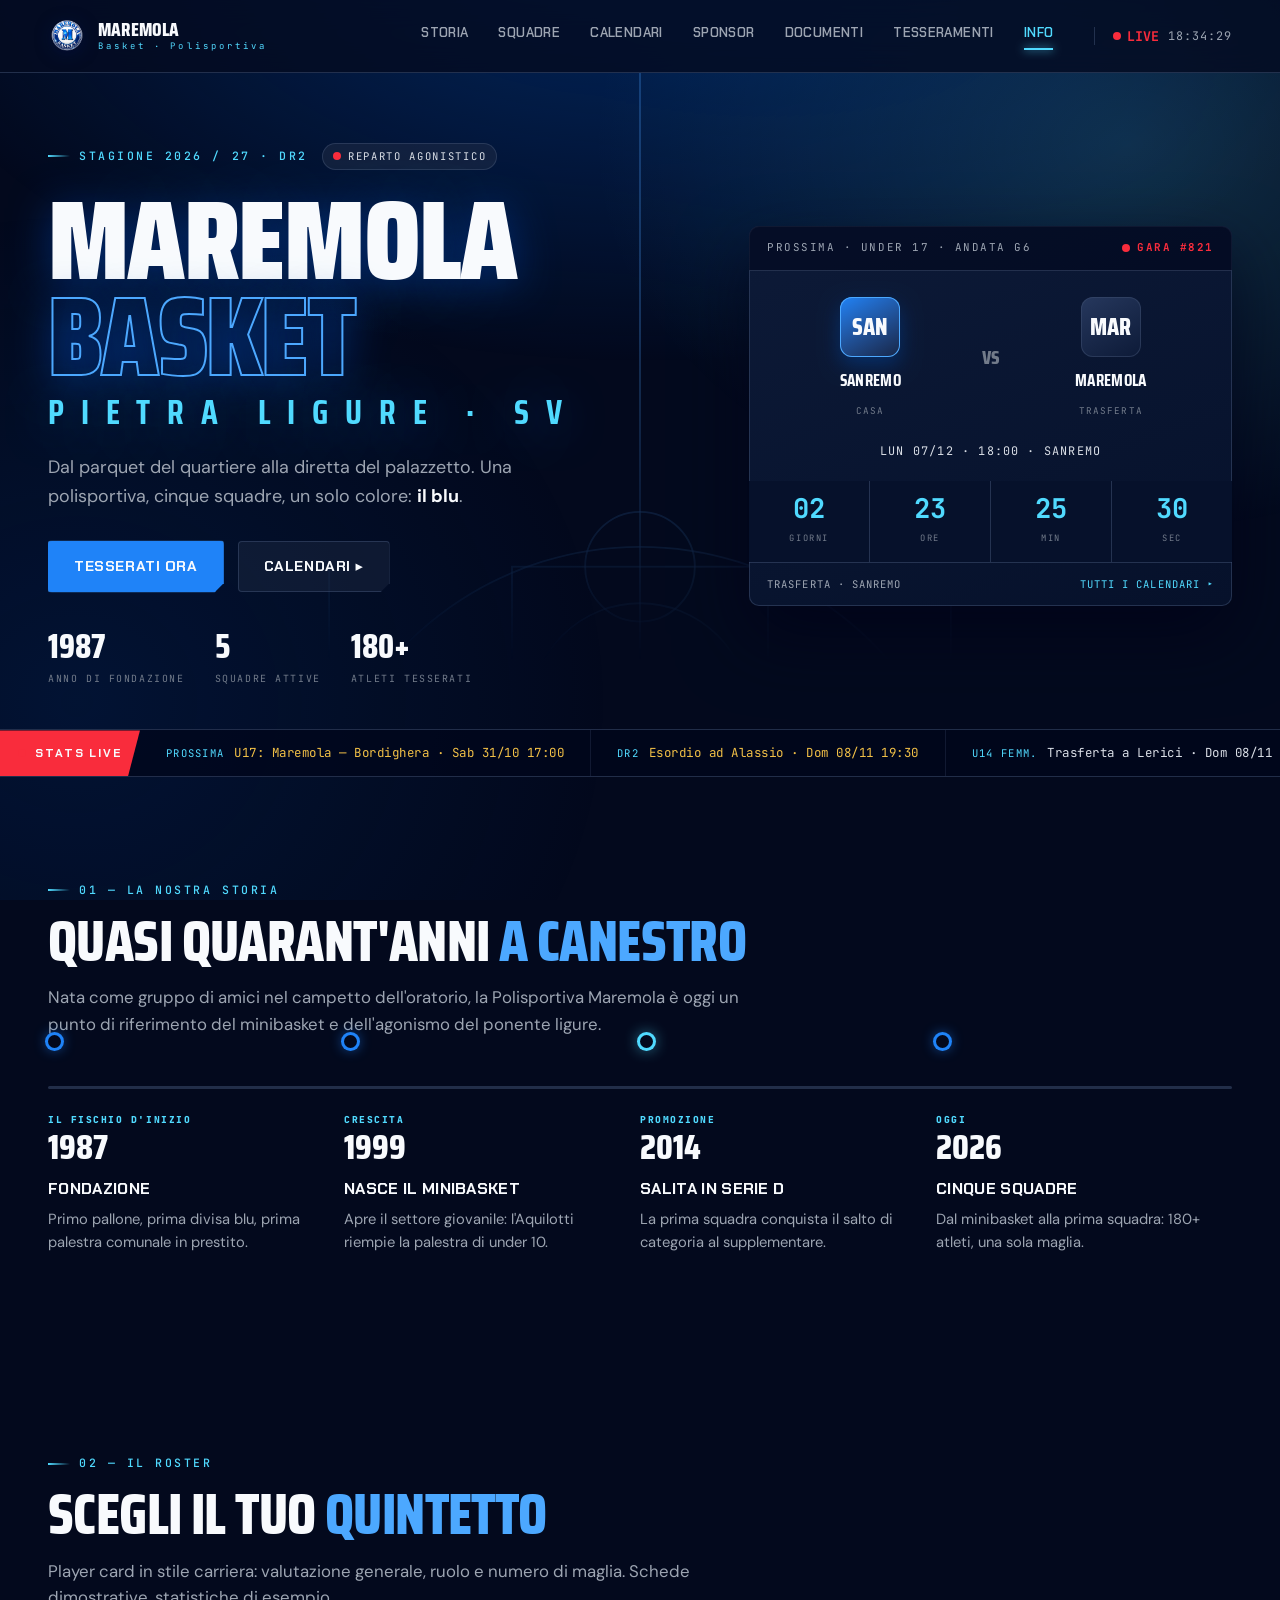
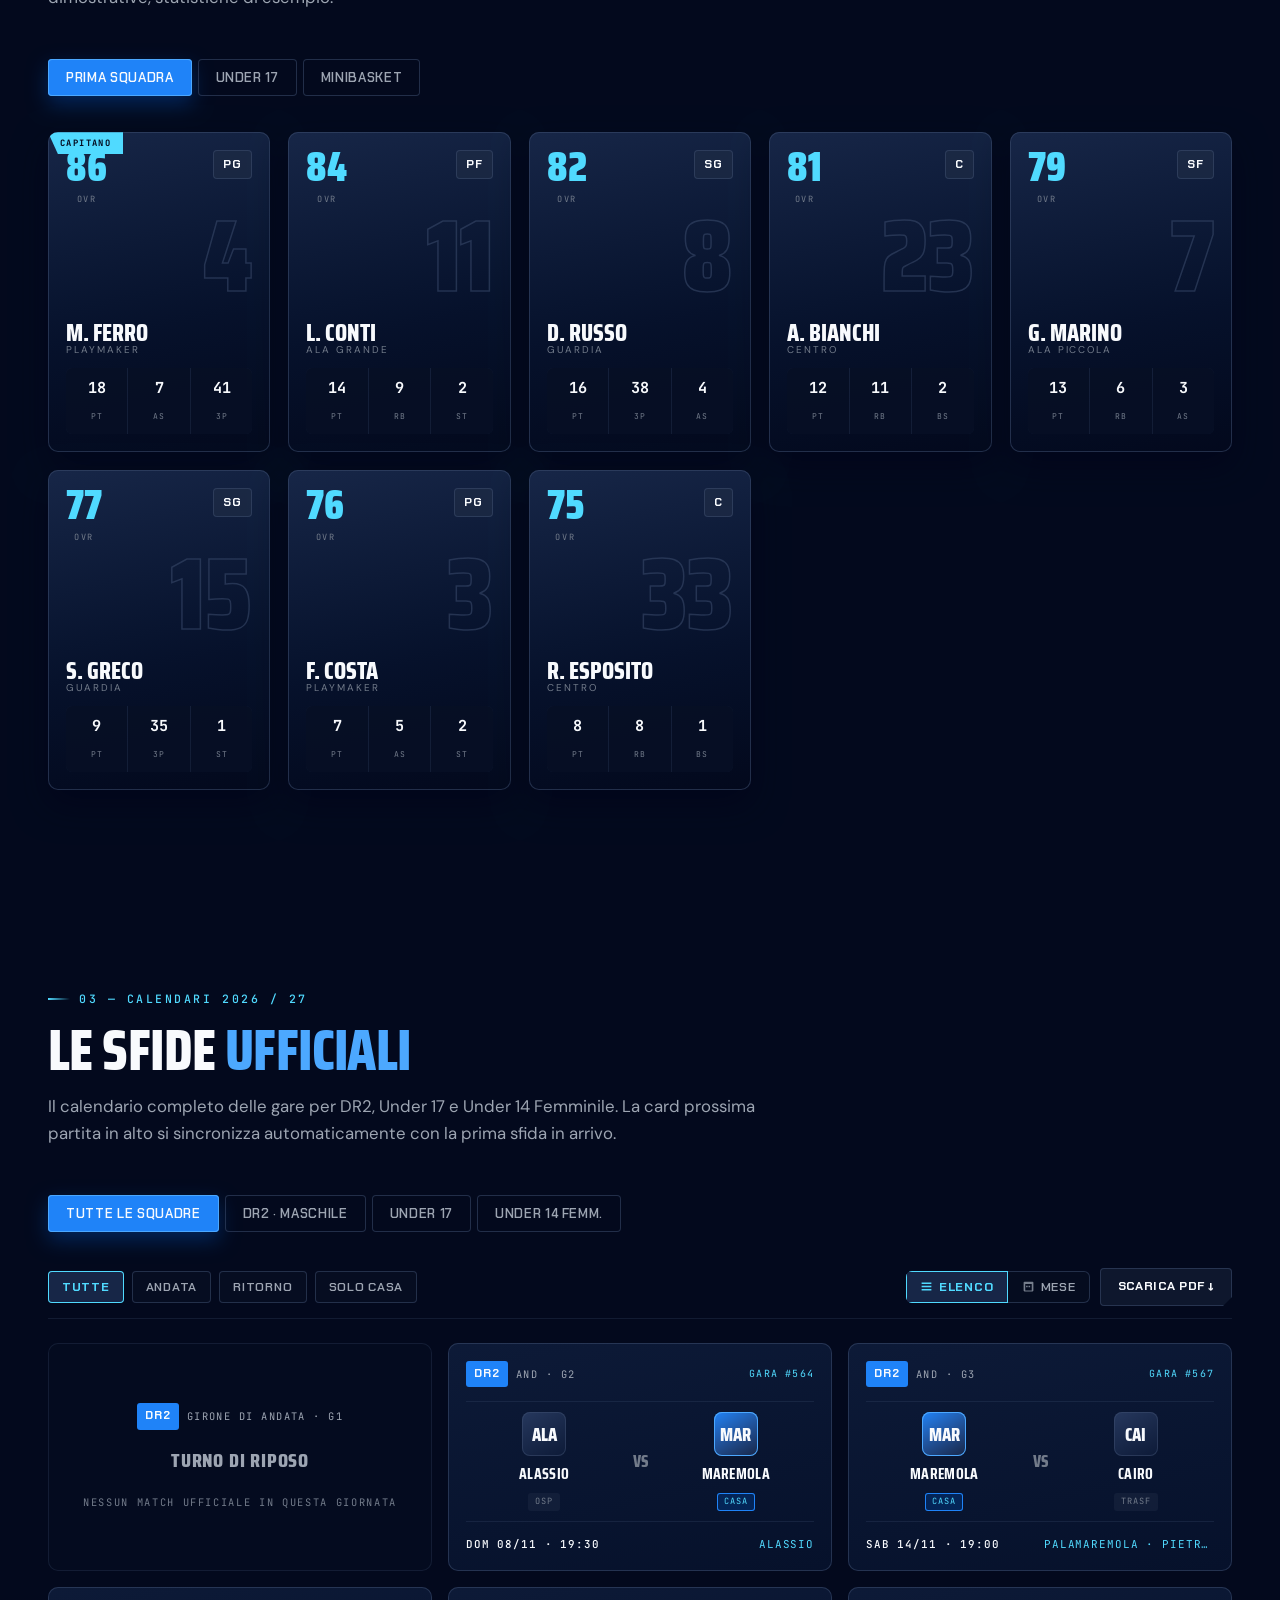
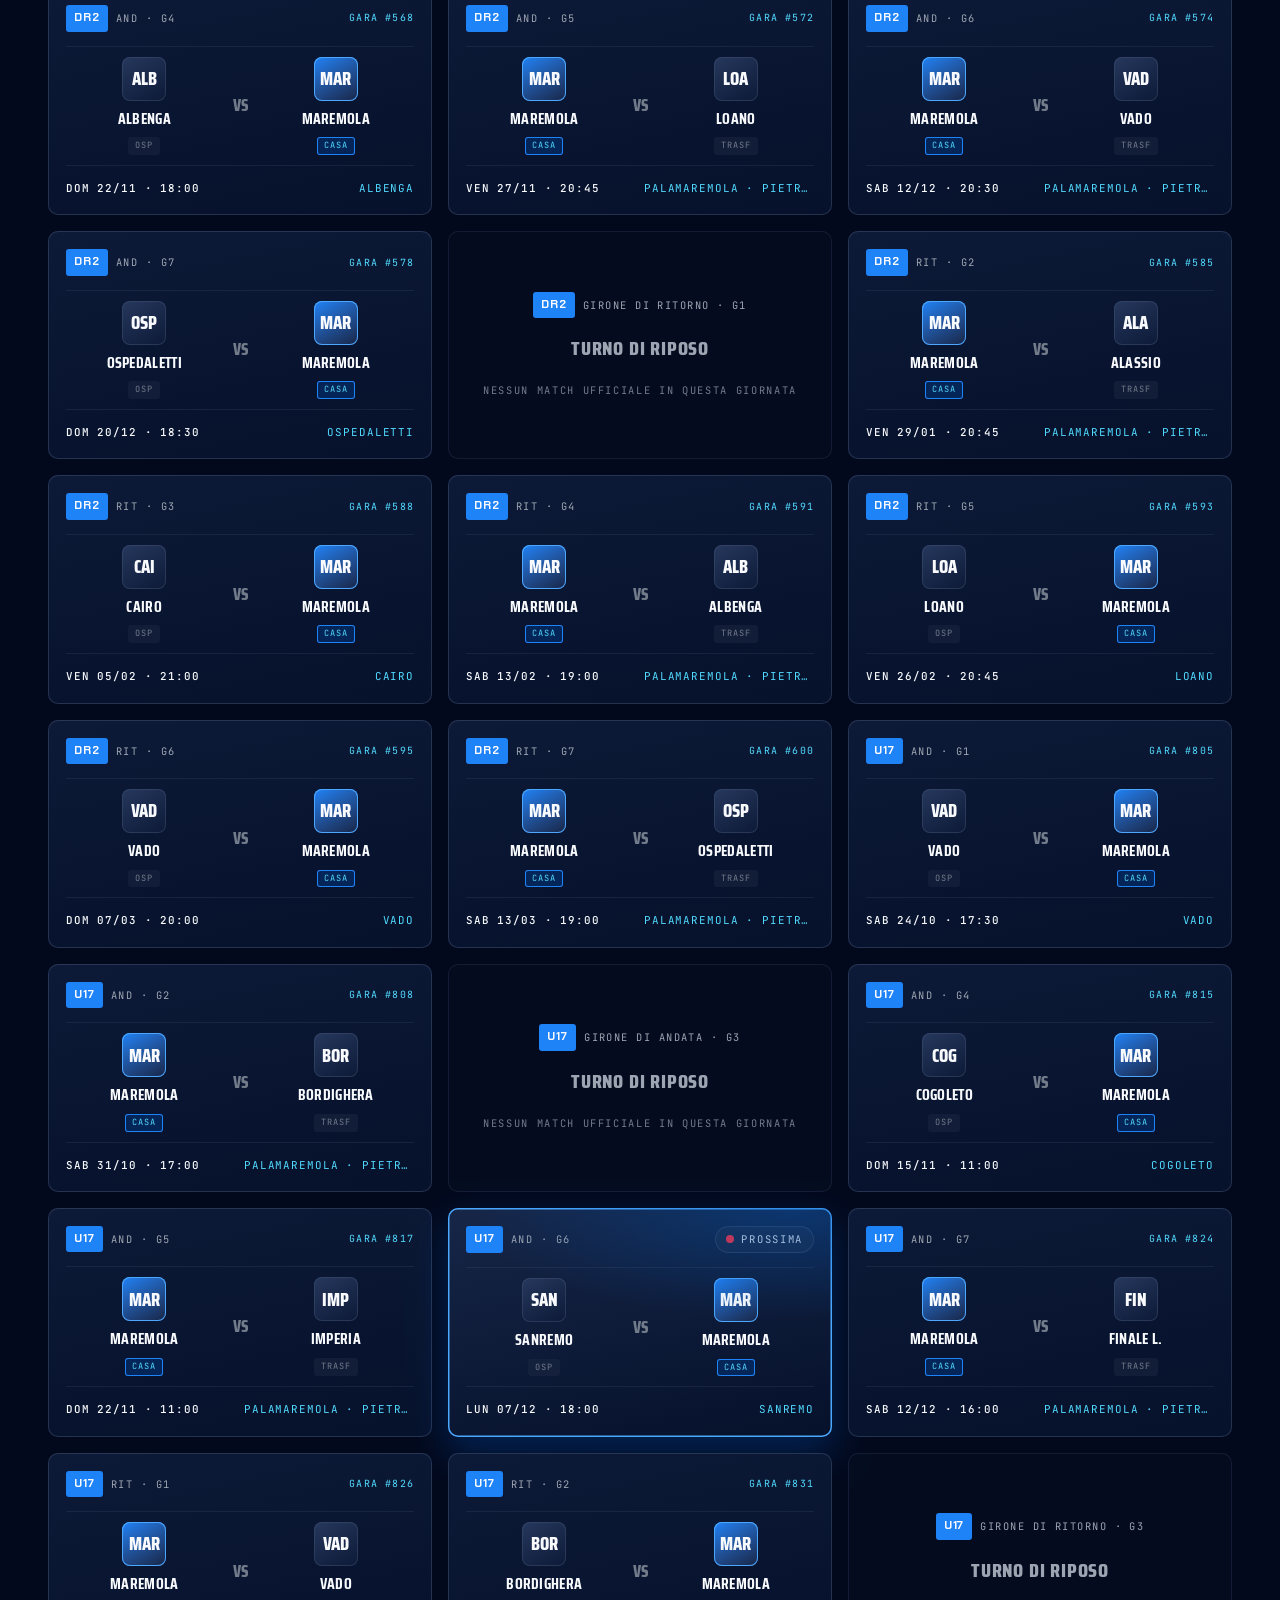
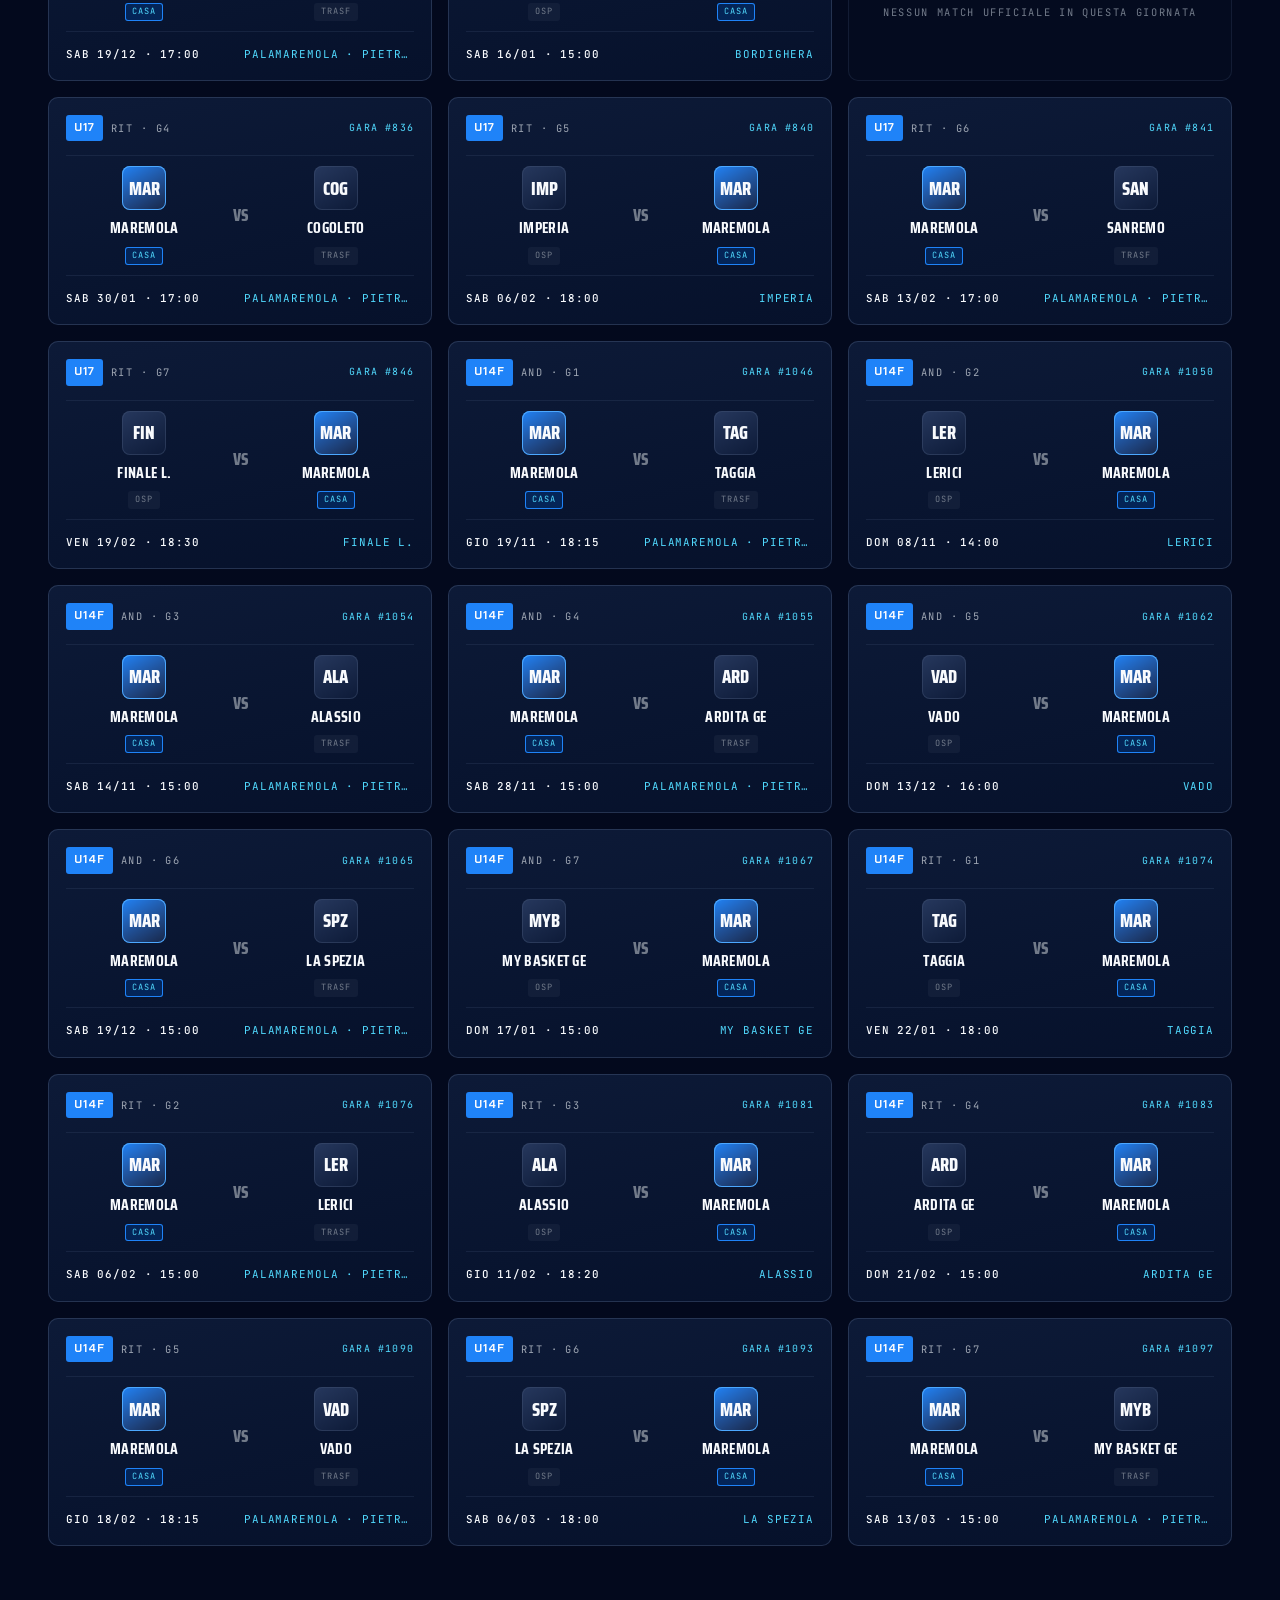
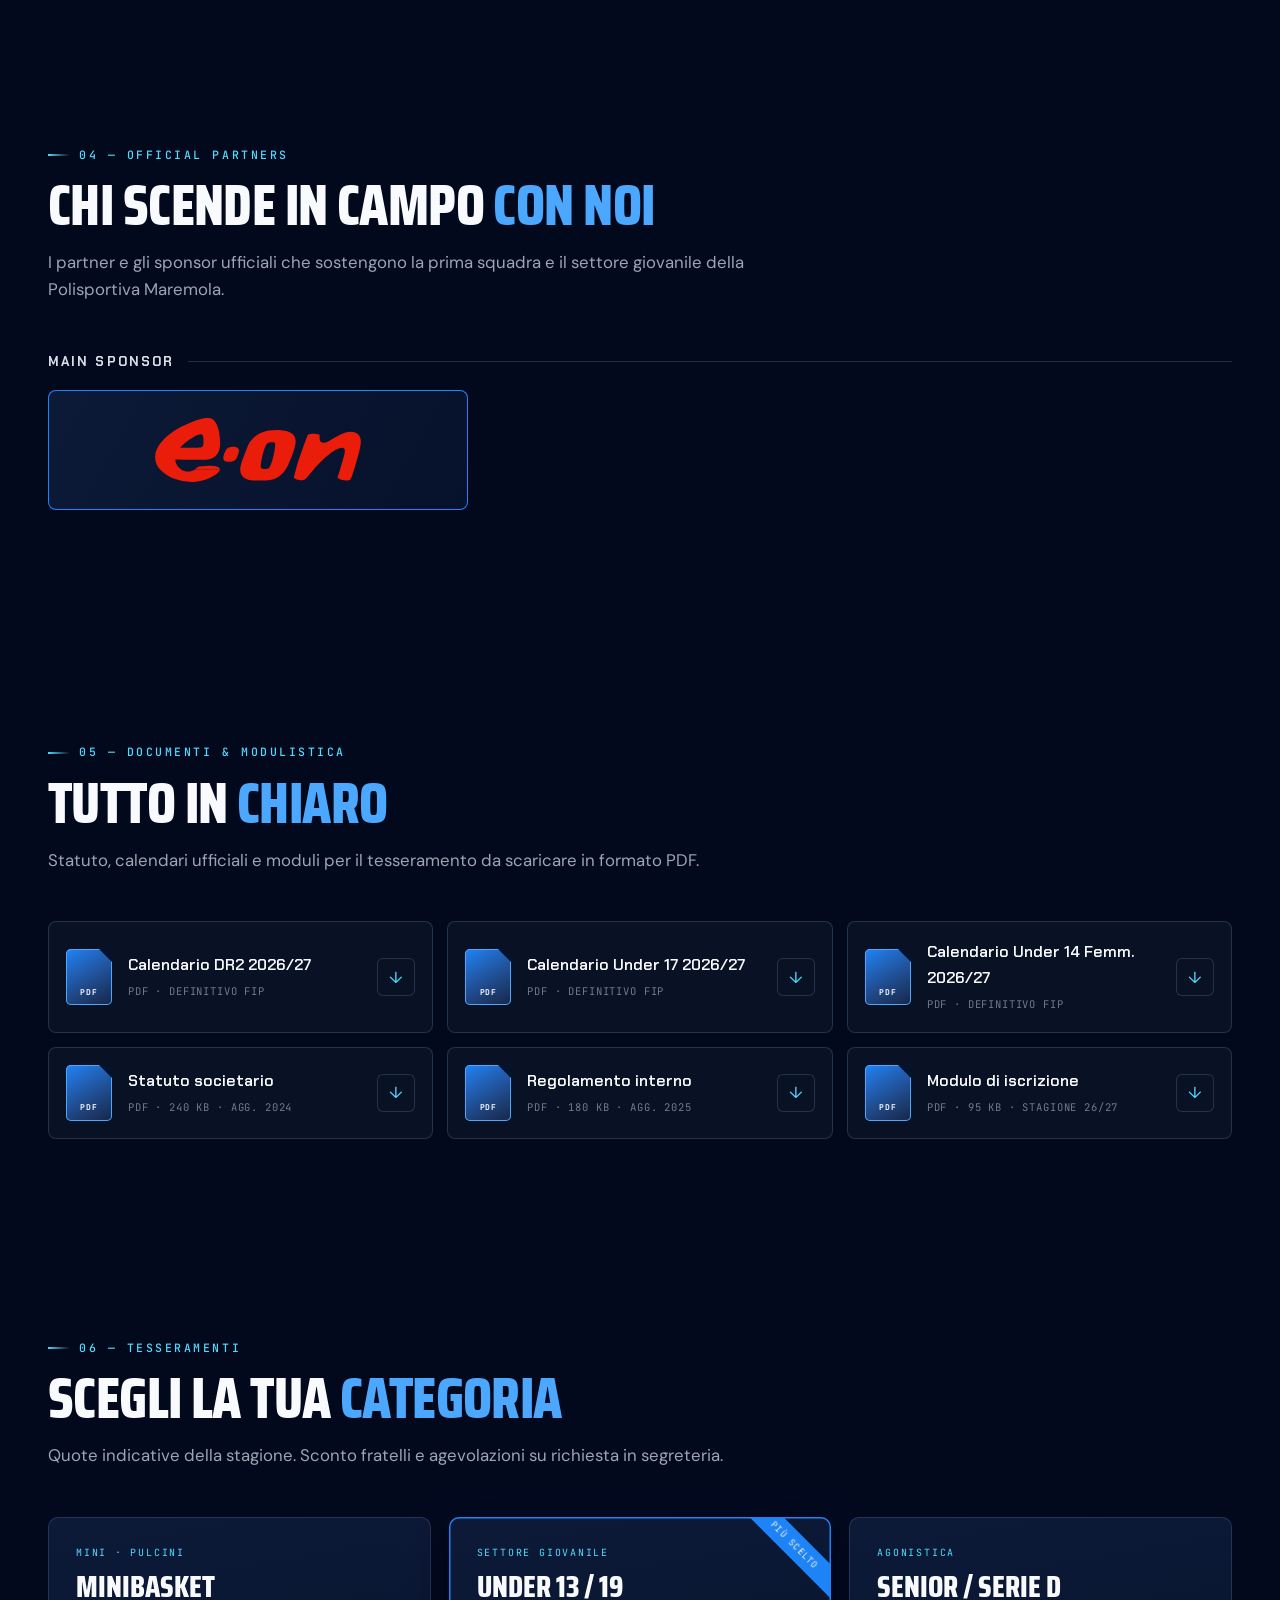
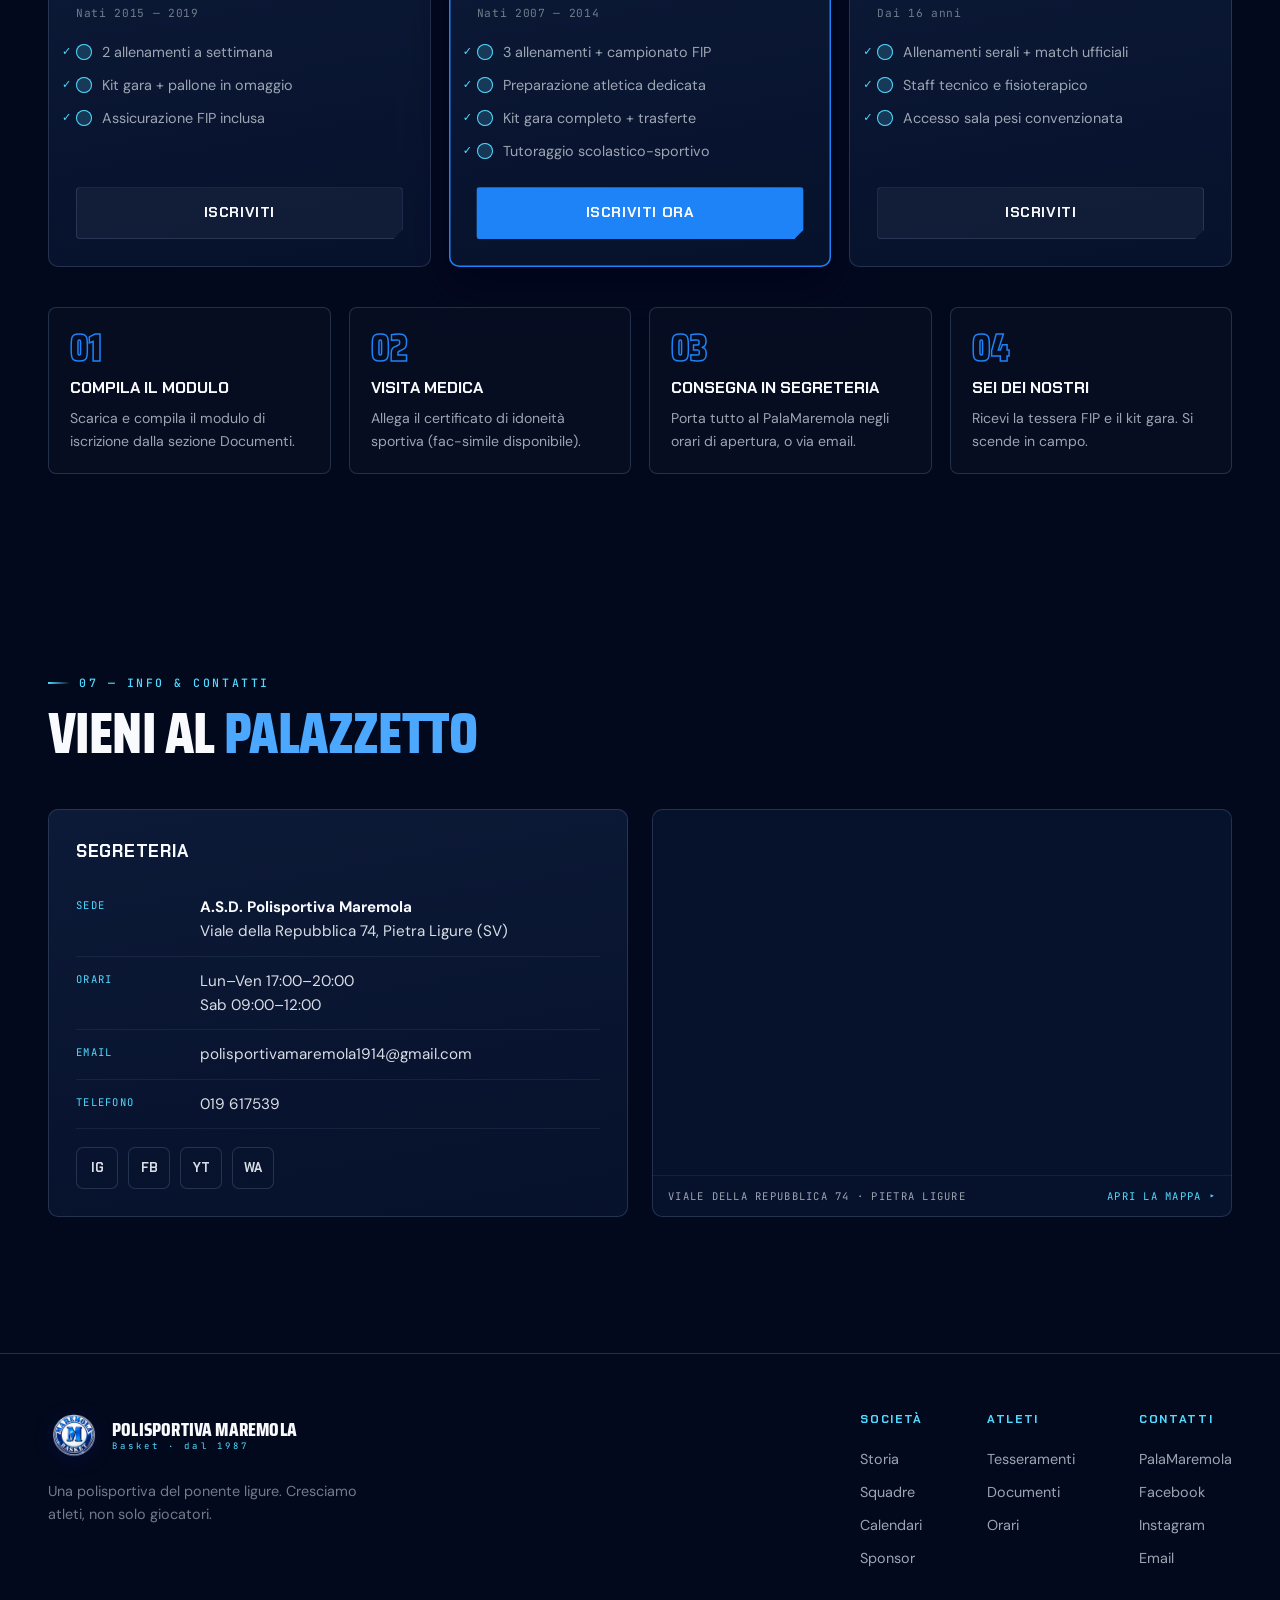
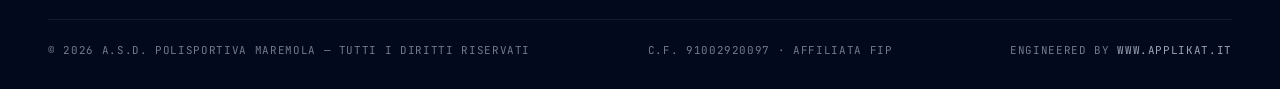
<file: index.html>
<!DOCTYPE html>
<html lang="it">
<head>
<meta charset="UTF-8">
<meta name="viewport" content="width=device-width, initial-scale=1.0">
<title>Polisportiva Maremola — Basket</title>
<link rel="icon" href="favicon.ico" sizes="48x48">
<link rel="icon" href="assets/favicon-32.png" sizes="32x32" type="image/png">
<link rel="icon" href="assets/favicon.svg" type="image/svg+xml">
<link rel="apple-touch-icon" href="assets/apple-touch-icon.png">
<meta name="theme-color" content="#070d24">
<link rel="stylesheet" href="styles.css">
<template id="__bundler_thumbnail" data-bg-color="#0b1024">
  <svg viewBox="0 0 1200 800" xmlns="http://www.w3.org/2000/svg">
    <rect width="1200" height="800" fill="#0b1024"></rect>
    <circle cx="600" cy="400" r="150" fill="none" stroke="#3f7bff" stroke-width="10"></circle>
    <line x1="600" y1="250" x2="600" y2="550" stroke="#3f7bff" stroke-width="10"></line>
    <line x1="450" y1="400" x2="750" y2="400" stroke="#3f7bff" stroke-width="10"></line>
    <path d="M510 290 C 575 360 575 440 510 510" fill="none" stroke="#3f7bff" stroke-width="10"></path>
    <path d="M690 290 C 625 360 625 440 690 510" fill="none" stroke="#3f7bff" stroke-width="10"></path>
    <text x="600" y="690" text-anchor="middle" font-family="Arial, sans-serif" font-weight="900" font-size="92" letter-spacing="4" fill="#ffffff">MAREMOLA</text>
    <text x="600" y="740" text-anchor="middle" font-family="monospace" font-size="30" letter-spacing="14" fill="#5fd0ff">BASKET · LIVE</text>
  </svg>
</template>
</head>
<body>

<!-- ═══════════ TOP HUD NAV ═══════════ -->
<header class="hud" id="hud">
  <div class="hud-inner">
    <a href="#top" class="brand">
      <img src="assets/logo.png" alt="Stemma Polisportiva Maremola" width="38" height="38">
      <span class="brand-name">
        <b>Maremola</b>
        <span>Basket · Polisportiva</span>
      </span>
    </a>
    <nav class="nav" id="nav">
      <a href="#storia">Storia</a>
      <a href="#roster">Squadre</a>
      <a href="#calendari">Calendari</a>
      <a href="#sponsor">Sponsor</a>
      <a href="#documenti">Documenti</a>
      <a href="#tesseramenti">Tesseramenti</a>
      <a href="#info">Info</a>
    </nav>
    <div class="hud-clock">
      <button class="live-toggle" id="liveToggle" aria-label="Apri diretta live" aria-expanded="false" aria-controls="liveOffcanvas">
        <span class="lv"><span class="dot-live"></span>LIVE</span>
      </button>
      <span id="clock">--:--:--</span>
    </div>
    <button class="burger" id="burger" aria-label="Menu"><span></span></button>
  </div>
</header>

<!-- ═══════════ HERO ═══════════ -->
<main id="top">
<section class="hero">
  <!-- court line art -->
  <svg class="hero-court" viewBox="0 0 1400 700" preserveAspectRatio="xMidYMax slice" aria-hidden="true">
    <g fill="none" stroke="oklch(0.72 0.16 252)" stroke-width="2" stroke-opacity="0.55">
      <line x1="700" y1="-20" x2="700" y2="720"></line>
      <circle cx="700" cy="700" r="120"></circle>
      <rect x="560" y="540" width="280" height="220"></rect>
      <circle cx="700" cy="540" r="60"></circle>
      <path d="M 360 760 A 360 360 0 0 1 1040 760"></path>
      <line x1="360" y1="540" x2="360" y2="760"></line>
      <line x1="1040" y1="540" x2="1040" y2="760"></line>
    </g>
  </svg>

  <div class="wrap hero-grid">
    <div>
      <div class="hero-eyebrow">
        <span class="kicker">Stagione 2026 / 27 · DR2</span>
        <span class="pill"><span class="dot-live"></span> Reparto Agonistico</span>
      </div>
      <h1>
        Maremola
        <span class="line2">Basket</span>
        <span class="city">Pietra Ligure · SV</span>
      </h1>
      <p class="lede">Dal parquet del quartiere alla diretta del palazzetto. Una polisportiva, cinque squadre, un solo colore: <strong style="color:var(--white)">il blu</strong>.</p>
      <div class="hero-cta">
        <a href="#tesseramenti" class="btn btn-primary">Tesserati ora</a>
        <a href="#calendari" class="btn btn-ghost">Calendari ▸</a>
      </div>
      <div class="hero-meta">
        <div class="m" data-count="1987"><b>1987</b><span>Anno di fondazione</span></div>
        <div class="m" data-count="5"><b>5</b><span>Squadre attive</span></div>
        <div class="m" data-count="180"><b>180+</b><span>Atleti tesserati</span></div>
      </div>
    </div>

    <!-- SCOREBUG -->
    <aside class="scorebug" id="heroScorebug" aria-label="Prossima partita">
      <div class="scorebug-top">
        <span id="scorebugCategory">Prossima · Under 17</span>
        <span class="live" id="scorebugCode"><span class="dot-live"></span> Gara #808</span>
      </div>
      <div class="matchup">
        <div class="team home" id="scorebugHome">
          <div class="crest">MAR</div>
          <b>Maremola</b>
          <span>Casa · PalaMaremola</span>
        </div>
        <div class="vs">VS</div>
        <div class="team away" id="scorebugAway">
          <div class="crest">BOR</div>
          <b>Bordighera</b>
          <span>Trasferta</span>
        </div>
      </div>
      <div class="scorebug-when" id="scorebugWhen">SAB 31 OTT · 17:00 · PalaMaremola</div>
      <div class="countdown" id="countdown">
        <div class="cd"><b data-cd="d">--</b><span>Giorni</span></div>
        <div class="cd"><b data-cd="h">--</b><span>Ore</span></div>
        <div class="cd"><b data-cd="m">--</b><span>Min</span></div>
        <div class="cd"><b data-cd="s">--</b><span>Sec</span></div>
      </div>
      <div class="scorebug-foot">
        <span id="scorebugLocation">Palazzetto · Pietra Ligure</span>
        <a href="#calendari">Tutti i calendari ▸</a>
      </div>
    </aside>
  </div>

  <!-- TICKER -->
  <div class="ticker" aria-hidden="true">
    <div class="ticker-label"><span class="dot-live"></span> Stats Live</div>
    <div class="ticker-track-wrap">
      <div class="ticker-track" id="ticker"></div>
    </div>
  </div>
</section>

<!-- ═══════════ STORIA ═══════════ -->
<section class="section" id="storia">
  <div class="wrap">
    <div class="section-head reveal">
      <span class="kicker">01 — La nostra storia</span>
      <h2 class="sec-title">Quasi quarant'anni <em>a canestro</em></h2>
      <p>Nata come gruppo di amici nel campetto dell'oratorio, la Polisportiva Maremola è oggi un punto di riferimento del minibasket e dell'agonismo del ponente ligure.</p>
    </div>

    <div class="timeline reveal">
      <div class="timeline-bar"></div>
      <div class="tl-grid">
        <div class="tl-item">
          <div class="yr"><small>Il fischio d'inizio</small>1987</div>
          <h4>Fondazione</h4>
          <p>Primo pallone, prima divisa blu, prima palestra comunale in prestito.</p>
        </div>
        <div class="tl-item">
          <div class="yr"><small>Crescita</small>1999</div>
          <h4>Nasce il minibasket</h4>
          <p>Apre il settore giovanile: l'Aquilotti riempie la palestra di under 10.</p>
        </div>
        <div class="tl-item cap">
          <div class="yr"><small>Promozione</small>2014</div>
          <h4>Salita in Serie D</h4>
          <p>La prima squadra conquista il salto di categoria al supplementare.</p>
        </div>
        <div class="tl-item">
          <div class="yr"><small>Oggi</small>2026</div>
          <h4>Cinque squadre</h4>
          <p>Dal minibasket alla prima squadra: 180+ atleti, una sola maglia.</p>
        </div>
      </div>
    </div>
  </div>
</section>

<!-- ═══════════ ROSTER ═══════════ -->
<section class="section" id="roster">
  <div class="wrap">
    <div class="section-head reveal">
      <span class="kicker">02 — Il roster</span>
      <h2 class="sec-title">Scegli il tuo <em>quintetto</em></h2>
      <p>Player card in stile carriera: valutazione generale, ruolo e numero di maglia. Schede dimostrative, statistiche di esempio.</p>
    </div>

    <div class="tabs reveal" role="tablist">
      <button class="tab" role="tab" aria-selected="true" data-roster="prima">Prima Squadra</button>
      <button class="tab" role="tab" aria-selected="false" data-roster="under">Under 17</button>
      <button class="tab" role="tab" aria-selected="false" data-roster="mini">Minibasket</button>
    </div>

    <div class="roster-team-photo hidden" id="rosterTeamPhoto">
      <img src="assets/squadra-u17.jpg" alt="Squadra Under 17 Polisportiva Maremola Basket" loading="lazy">
      <div class="roster-photo-cap">
        <b>Squadra Under 17 · Stagione 2026/27</b>
        <span>Polisportiva Maremola Basket · Maglia Ufficiale Blu</span>
      </div>
    </div>

    <div class="roster reveal" id="rosterGrid"></div>
  </div>
</section>

<!-- ═══════════ CALENDARI ═══════════ -->
<section class="section" id="calendari">
  <div class="wrap">
    <div class="section-head reveal">
      <span class="kicker">03 — Calendari 2026 / 27</span>
      <h2 class="sec-title">Le sfide <em>ufficiali</em></h2>
      <p>Il calendario completo delle gare per DR2, Under 17 e Under 14 Femminile. La card prossima partita in alto si sincronizza automaticamente con la prima sfida in arrivo.</p>
    </div>

    <div class="cal-controls reveal">
      <div class="tabs" role="tablist" aria-label="Seleziona categoria calendario">
        <button class="tab" role="tab" aria-selected="true" data-cal="all">Tutte le squadre</button>
        <button class="tab" role="tab" aria-selected="false" data-cal="dr2">DR2 · Maschile</button>
        <button class="tab" role="tab" aria-selected="false" data-cal="u17">Under 17</button>
        <button class="tab" role="tab" aria-selected="false" data-cal="u14f">Under 14 Femm.</button>
      </div>

      <div class="cal-subbar">
        <div class="cal-filters" role="group" aria-label="Filtra partite">
          <button class="cal-filter active" data-filter="all">Tutte</button>
          <button class="cal-filter" data-filter="andata">Andata</button>
          <button class="cal-filter" data-filter="ritorno">Ritorno</button>
          <button class="cal-filter" data-filter="home">Solo Casa</button>
        </div>
        <div class="cal-actions">
          <div class="cal-view-switch" role="group" aria-label="Modalità di visualizzazione">
            <button class="cal-view-btn active" data-view="list" aria-pressed="true" title="Vista elenco gare">
              <svg width="13" height="13" viewBox="0 0 16 16" fill="currentColor" aria-hidden="true"><path d="M2 3h12v2H2zm0 4h12v2H2zm0 4h12v2H2z"/></svg>
              <span>Elenco</span>
            </button>
            <button class="cal-view-btn" data-view="month" aria-pressed="false" title="Vista calendario mensile">
              <svg width="13" height="13" viewBox="0 0 16 16" fill="currentColor" aria-hidden="true"><path d="M3 2h10a1 1 0 0 1 1 1v10a1 1 0 0 1-1 1H3a1 1 0 0 1-1-1V3a1 1 0 0 1 1-1zm1 3v8h8V5H4zm1 2h2v2H5V7zm3 0h2v2H8V7z"/></svg>
              <span>Mese</span>
            </button>
          </div>
          <a class="btn btn-ghost cal-dl-btn" id="calDownloadBtn" href="assets/calendari/calendario-dr2-2026-2027.pdf" target="_blank" rel="noopener">
            Scarica PDF ↓
          </a>
        </div>
      </div>
    </div>

    <!-- Vista 1: Elenco sequenziale a griglia -->
    <div class="cal-grid reveal" id="calGrid" aria-live="polite"></div>

    <!-- Vista 2: Calendario Mensile Interattivo -->
    <div class="cal-month-wrap hidden" id="calMonthWrap" aria-live="polite">
      <div class="month-nav">
        <div class="month-nav-ctrl">
          <button class="month-nav-btn" id="monthPrevBtn" aria-label="Mese precedente">‹</button>
          <h3 class="month-title" id="monthTitle">Ottobre 2026</h3>
          <button class="month-nav-btn" id="monthNextBtn" aria-label="Mese successivo">›</button>
        </div>
        <div class="month-pills" id="monthPills" role="tablist" aria-label="Seleziona mese rapido"></div>
      </div>

      <div class="month-table">
        <div class="month-weekdays">
          <span>Lun</span><span>Mar</span><span>Mer</span><span>Gio</span><span>Ven</span><span>Sab</span><span>Dom</span>
        </div>
        <div class="month-days" id="monthDays"></div>
      </div>

      <div class="month-day-detail hidden" id="monthDayDetail">
        <div class="month-detail-head">
          <div class="month-detail-date" id="monthDetailDate">Dettaglio gare</div>
          <div class="month-detail-count" id="monthDetailCount"></div>
        </div>
        <div class="month-detail-matches" id="monthDetailMatches"></div>
      </div>
    </div>
  </div>
</section>

<!-- ═══════════ SPONSOR ═══════════ -->
<section class="section" id="sponsor">
  <div class="wrap">
    <div class="section-head reveal">
      <span class="kicker">04 — Official partners</span>
      <h2 class="sec-title">Chi scende in campo <em>con noi</em></h2>
      <p>I partner e gli sponsor ufficiali che sostengono la prima squadra e il settore giovanile della Polisportiva Maremola.</p>
    </div>

    <div class="reveal">
      <div class="sponsor-tier">
        <div class="tier-label"><b>Main Sponsor</b><span class="ln"></span></div>
        <div class="sponsor-grid main">
          <div class="slogo">
            <img src="assets/eon.svg" alt="Logo E-on" loading="lazy" decoding="async">
          </div>
        </div>
      </div>
    </div>
  </div>
</section>

<!-- ═══════════ DOCUMENTI ═══════════ -->
<section class="section" id="documenti">
  <div class="wrap">
    <div class="section-head reveal">
      <span class="kicker">05 — Documenti &amp; modulistica</span>
      <h2 class="sec-title">Tutto in <em>chiaro</em></h2>
      <p>Statuto, calendari ufficiali e moduli per il tesseramento da scaricare in formato PDF.</p>
    </div>

    <div class="docs reveal">
      <a class="doc" href="assets/calendari/calendario-dr2-2026-2027.pdf" target="_blank" rel="noopener">
        <div class="doc-ic"><b>PDF</b></div>
        <div class="doc-info"><b>Calendario DR2 2026/27</b><span>PDF · Definitivo FIP</span></div>
        <div class="doc-dl">↓</div>
      </a>
      <a class="doc" href="assets/calendari/calendario-u17-2026-2027.pdf" target="_blank" rel="noopener">
        <div class="doc-ic"><b>PDF</b></div>
        <div class="doc-info"><b>Calendario Under 17 2026/27</b><span>PDF · Definitivo FIP</span></div>
        <div class="doc-dl">↓</div>
      </a>
      <a class="doc" href="assets/calendari/calendario-u14f-2026-2027.pdf" target="_blank" rel="noopener">
        <div class="doc-ic"><b>PDF</b></div>
        <div class="doc-info"><b>Calendario Under 14 Femm. 2026/27</b><span>PDF · Definitivo FIP</span></div>
        <div class="doc-dl">↓</div>
      </a>
      <a class="doc" href="#">
        <div class="doc-ic"><b>PDF</b></div>
        <div class="doc-info"><b>Statuto societario</b><span>PDF · 240 KB · agg. 2024</span></div>
        <div class="doc-dl">↓</div>
      </a>
      <a class="doc" href="#">
        <div class="doc-ic"><b>PDF</b></div>
        <div class="doc-info"><b>Regolamento interno</b><span>PDF · 180 KB · agg. 2025</span></div>
        <div class="doc-dl">↓</div>
      </a>
      <a class="doc" href="#">
        <div class="doc-ic"><b>PDF</b></div>
        <div class="doc-info"><b>Modulo di iscrizione</b><span>PDF · 95 KB · stagione 26/27</span></div>
        <div class="doc-dl">↓</div>
      </a>
    </div>
  </div>
</section>

<!-- ═══════════ TESSERAMENTI ═══════════ -->
<section class="section" id="tesseramenti">
  <div class="wrap">
    <div class="section-head reveal">
      <span class="kicker">06 — Tesseramenti</span>
      <h2 class="sec-title">Scegli la tua <em>categoria</em></h2>
      <p>Quote indicative della stagione. Sconto fratelli e agevolazioni su richiesta in segreteria.</p>
    </div>

    <div class="tess-grid reveal">
      <div class="tess">
        <span class="mode">Mini · Pulcini</span>
        <h3>Minibasket</h3>
        <span class="age">Nati 2015 — 2019</span>
        <ul>
          <li>2 allenamenti a settimana</li>
          <li>Kit gara + pallone in omaggio</li>
          <li>Assicurazione FIP inclusa</li>
        </ul>
        <a href="#info" class="btn btn-ghost">Iscriviti</a>
      </div>
      <div class="tess feat">
        <span class="mode">Settore giovanile</span>
        <h3>Under 13 / 19</h3>
        <span class="age">Nati 2007 — 2014</span>
        <ul>
          <li>3 allenamenti + campionato FIP</li>
          <li>Preparazione atletica dedicata</li>
          <li>Kit gara completo + trasferte</li>
          <li>Tutoraggio scolastico-sportivo</li>
        </ul>
        <a href="#info" class="btn btn-primary">Iscriviti ora</a>
      </div>
      <div class="tess">
        <span class="mode">Agonistica</span>
        <h3>Senior / Serie D</h3>
        <span class="age">Dai 16 anni</span>
        <ul>
          <li>Allenamenti serali + match ufficiali</li>
          <li>Staff tecnico e fisioterapico</li>
          <li>Accesso sala pesi convenzionata</li>
        </ul>
        <a href="#info" class="btn btn-ghost">Iscriviti</a>
      </div>
    </div>

    <div class="tess-steps reveal">
      <div class="tstep"><div class="n">01</div><h4>Compila il modulo</h4><p>Scarica e compila il modulo di iscrizione dalla sezione Documenti.</p></div>
      <div class="tstep"><div class="n">02</div><h4>Visita medica</h4><p>Allega il certificato di idoneità sportiva (fac-simile disponibile).</p></div>
      <div class="tstep"><div class="n">03</div><h4>Consegna in segreteria</h4><p>Porta tutto al PalaMaremola negli orari di apertura, o via email.</p></div>
      <div class="tstep"><div class="n">04</div><h4>Sei dei nostri</h4><p>Ricevi la tessera FIP e il kit gara. Si scende in campo.</p></div>
    </div>
  </div>
</section>

<!-- ═══════════ INFO ═══════════ -->
<section class="section" id="info">
  <div class="wrap">
    <div class="section-head reveal">
      <span class="kicker">07 — Info &amp; contatti</span>
      <h2 class="sec-title">Vieni al <em>palazzetto</em></h2>
    </div>

    <div class="info-grid reveal">
      <div class="info-card">
        <h3>Segreteria</h3>
        <div class="info-row"><span class="lbl">Sede</span><span class="val"><b>A.S.D. Polisportiva Maremola</b><br>Viale della Repubblica 74, Pietra Ligure (SV)</span></div>
        <div class="info-row"><span class="lbl">Orari</span><span class="val">Lun–Ven 17:00–20:00<br>Sab 09:00–12:00</span></div>
        <div class="info-row"><span class="lbl">Email</span><span class="val"><a href="mailto:polisportivamaremola1914@gmail.com">polisportivamaremola1914@gmail.com</a></span></div>
        <div class="info-row"><span class="lbl">Telefono</span><span class="val"><a href="tel:+39019617539">019 617539</a></span></div>
        <div class="socials">
          <a href="#" aria-label="Instagram">IG</a>
          <a href="https://www.facebook.com/share/19Vby994F7/" target="_blank" rel="noopener" aria-label="Facebook">FB</a>
          <a href="#" aria-label="YouTube">YT</a>
          <a href="#" aria-label="WhatsApp">WA</a>
        </div>
      </div>
      <figure class="mappa">
        <iframe class="mappa-frame"
          title="Mappa: Polisportiva Maremola, Viale della Repubblica 74, Pietra Ligure"
          src="https://www.openstreetmap.org/export/embed.html?bbox=8.2895%2C44.1526%2C8.2975%2C44.1562&amp;layer=mapnik&amp;marker=44.154418%2C8.293509"
          loading="lazy" referrerpolicy="strict-origin-when-cross-origin"></iframe>
        <figcaption class="mappa-piede">
          <span>Viale della Repubblica 74 · Pietra Ligure</span>
          <a href="https://www.openstreetmap.org/way/202329447#map=19/44.154418/8.293509" target="_blank" rel="noopener">Apri la mappa ▸</a>
        </figcaption>
      </figure>
    </div>
  </div>
</section>
</main>

<!-- ═══════════ LIVE OFFCANVAS ═══════════ -->
<aside class="live-offcanvas" id="liveOffcanvas" role="dialog" aria-modal="true" aria-labelledby="liveTitle" aria-hidden="true">
  <div class="live-panel" role="document">
    <header class="live-panel-head">
      <h2 id="liveTitle">Maremola Live</h2>
      <button class="live-close" id="liveClose" aria-label="Chiudi diretta">
        <span aria-hidden="true">×</span>
      </button>
    </header>
    <div class="live-panel-body">
      <iframe
        id="liveFrame"
        data-src="https://streaming.ricordatiilatte.it/embed/video"
        title="Owncast"
        referrerpolicy="origin"
        allowfullscreen>
      </iframe>
    </div>
  </div>
  <button class="live-backdrop" id="liveBackdrop" aria-label="Chiudi diretta live"></button>
</aside>

<!-- ═══════════ FOOTER ═══════════ -->
<footer class="foot">
  <div class="wrap">
    <div class="foot-top">
      <div>
        <div class="brand">
          <img src="assets/logo.png" alt="Stemma Polisportiva Maremola" width="52" height="52">
          <span class="brand-name">
            <b>Polisportiva Maremola</b>
            <span>Basket · dal 1987</span>
          </span>
        </div>
        <p style="color:var(--ink-dim); max-width:34ch; margin-top:18px; font-size:0.9rem;">Una polisportiva del ponente ligure. Cresciamo atleti, non solo giocatori.</p>
      </div>
      <div class="foot-cols">
        <div class="foot-col"><b>Società</b><a href="#storia">Storia</a><a href="#roster">Squadre</a><a href="#calendari">Calendari</a><a href="#sponsor">Sponsor</a></div>
        <div class="foot-col"><b>Atleti</b><a href="#tesseramenti">Tesseramenti</a><a href="#documenti">Documenti</a><a href="#info">Orari</a></div>
        <div class="foot-col"><b>Contatti</b><a href="#info">PalaMaremola</a><a href="https://www.facebook.com/share/19Vby994F7/" target="_blank" rel="noopener">Facebook</a><a href="#">Instagram</a><a href="mailto:polisportivamaremola1914@gmail.com">Email</a></div>
      </div>
    </div>
    <div class="foot-bot">
      <span>© 2026 A.S.D. Polisportiva Maremola — Tutti i diritti riservati</span>
      <span>C.F. 91002920097 · Affiliata FIP</span>
      <span>Engineered by <a href="https://www.applikat.it" target="_blank" rel="noopener">www.applikat.it</a></span>
    </div>
  </div>
</footer>

<script src="app.js"></script>
</body>
</html>
</file>
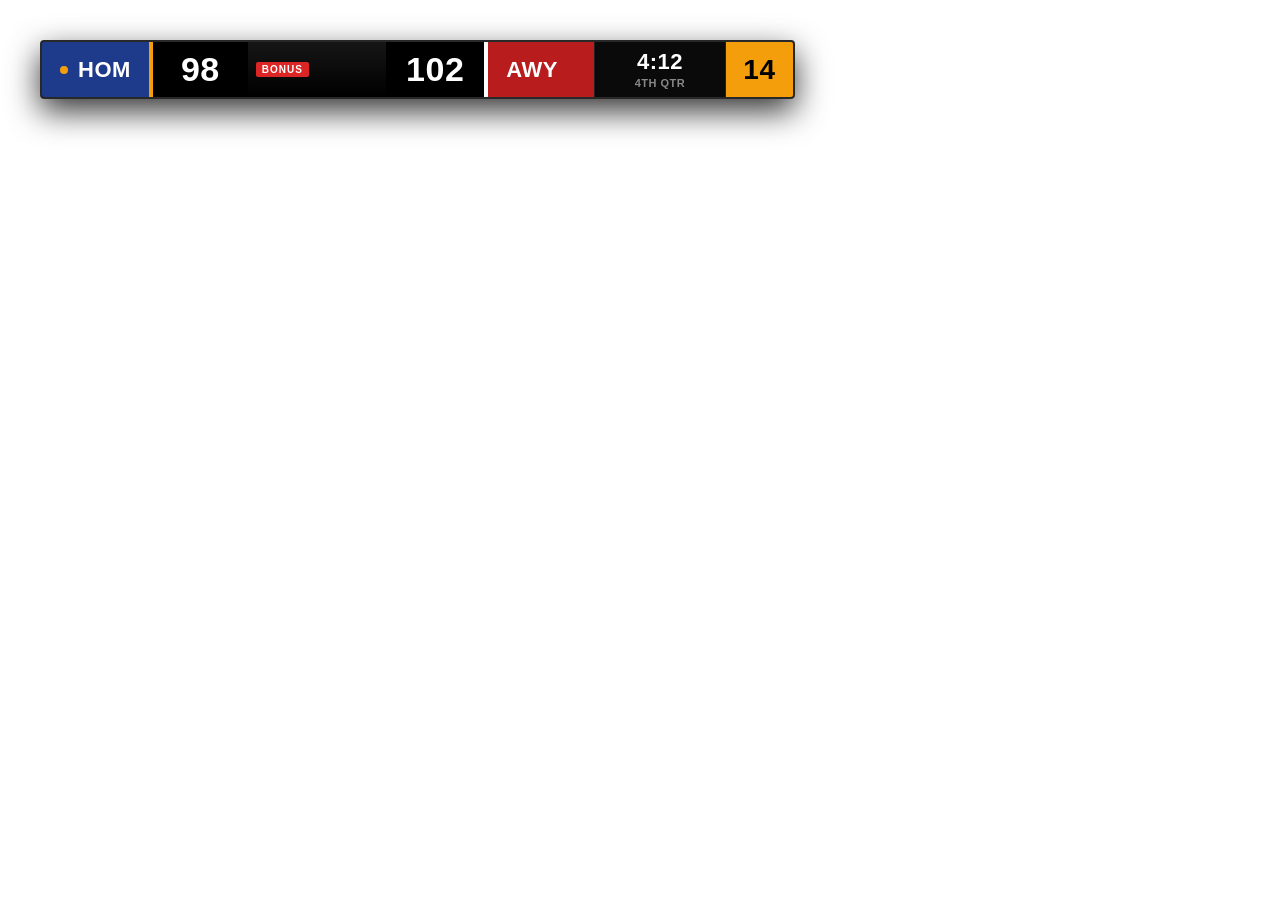
<file: scorebug.html>
<!DOCTYPE html>
<html lang="it">
<head>
    <meta charset="UTF-8">
    <title>NBA Style Scoreboard Overlay</title>
    <style>
        /* Sfondo trasparente obbligatorio per Larix */
        html, body {
            margin: 0;
            padding: 0;
            background: transparent !important;
            font-family: 'Helvetica Neue', Helvetica, Arial, sans-serif;
            overflow: hidden;
            -webkit-user-select: none;
            user-select: none;
        }

        /* Posizionamento dello scorebug (Stile NBA: in basso al centro o in alto a sinistra) */
        .nba-scorebug {
            position: absolute;
            top: 40px;
            left: 40px;
            display: flex;
            align-items: center;
            background: linear-gradient(180deg, #161616 0%, #000000 100%);
            color: #ffffff;
            font-weight: 900;
            border-radius: 4px;
            box-shadow: 0 12px 32px rgba(0,0,0,0.8);
            border: 2px solid #282828;
            height: 55px;
            overflow: hidden;
            letter-spacing: 0.5px;
        }

        /* Gestione blocco Squadre */
        .team-block {
            display: flex;
            align-items: center;
            height: 100%;
            padding: 0 18px;
        }
        
        /* Colori e stili specifici Squadre */
        .home { background: #1e3a8a; border-right: 4px solid #f59e0b; }
        .away { background: #b91c1c; border-left: 4px solid #ffffff; }

        .team-name {
            font-size: 22px;
            text-transform: uppercase;
            color: #ffffff;
        }

        /* Pallino possesso palla stile TV */
        .possession-dot {
            width: 8px;
            height: 8px;
            background-color: #f59e0b;
            border-radius: 50%;
            margin-right: 10px;
            display: inline-block;
            opacity: 1;
        }
        .away .possession-dot { margin-right: 0; margin-left: 10px; background-color: #ffffff; opacity: 0; }

        /* Cassa dei punteggi numerici */
        .score-display {
            font-size: 34px;
            font-variant-numeric: tabular-nums; /* Mantiene i numeri allineati */
            padding: 0 20px;
            background: #000000;
            height: 100%;
            display: flex;
            align-items: center;
            justify-content: center;
            min-width: 55px;
        }

        /* Etichetta del BONUS falli */
        .bonus-badge {
            background: #dc2626;
            color: #ffffff;
            font-size: 10px;
            font-weight: 800;
            padding: 2px 6px;
            border-radius: 2px;
            margin: 0 8px;
            letter-spacing: 1px;
            display: inline-block;
        }

        /* Centro della barra: Tempo e Quarto */
        .time-panel {
            display: flex;
            flex-direction: column;
            justify-content: center;
            align-items: center;
            background: #0a0a0a;
            height: 100%;
            padding: 0 20px;
            min-width: 90px;
            border-left: 1px solid #222;
            border-right: 1px solid #222;
        }

        .game-time {
            font-size: 22px;
            color: #ffffff;
            line-height: 1;
        }

        .game-quarter {
            font-size: 11px;
            color: #888888;
            text-transform: uppercase;
            margin-top: 4px;
            font-weight: 700;
        }

        /* Il cronometro dei 24 secondi */
        .shot-clock {
            background: #f59e0b;
            color: #000000;
            font-size: 28px;
            font-weight: 900;
            height: 100%;
            padding: 0 16px;
            display: flex;
            align-items: center;
            justify-content: center;
            min-width: 35px;
        }
        
        /* Effetto allarme quando i 24s stanno per scadere */
        .shot-clock.danger {
            background: #dc2626;
            color: #ffffff;
        }
    </style>
</head>
<body>

    <div class="nba-scorebug">
        <!-- TEAM HOME -->
        <div class="team-block home">
            <span class="possession-dot" id="dot-home"></span>
            <span class="team-name">HOM</span>
        </div>
        <div class="score-display" id="score-home">98</div>
        <span class="bonus-badge" id="bonus-home">BONUS</span>

        <!-- TEAM AWAY -->
        <span class="bonus-badge" id="bonus-away" style="opacity: 0;">BONUS</span>
        <div class="score-display" id="score-away">102</div>
        <div class="team-block away">
            <span class="team-name">AWY</span>
            <span class="possession-dot" id="dot-away"></span>
        </div>

        <!-- TEMPO DI GIOCO -->
        <div class="time-panel">
            <span class="game-time" id="clock">4:12</span>
            <span class="game-quarter" id="quarter">4th QTR</span>
        </div>

        <!-- LIVE SHOT CLOCK (24 SECONDI) -->
        <div class="shot-clock" id="shot-clock">14</div>
    </div>

</body>
</html>
</file>
<file: styles.css>
/* ============================================================
   POLISPORTIVA MAREMOLA — broadcast × videogame
   styles.css
   Palette: navy arena + electric blue + white + cyan glow
   (derived from EasyCondominio's blue primary)
   Type: Saira Condensed (display) · Chakra Petch (HUD) ·
         JetBrains Mono (data) · DM Sans (body)
   ============================================================ */

@import url('https://fonts.googleapis.com/css2?family=Saira+Condensed:wght@500;600;700;800;900&family=Chakra+Petch:wght@400;500;600;700&family=JetBrains+Mono:wght@400;500;700&family=DM+Sans:opsz,wght@9..40,400;9..40,500;9..40,600;9..40,700&display=swap');

:root {
  /* ── Arena surfaces (deep blues) ── */
  --navy-950: oklch(0.145 0.045 264);
  --navy-900: oklch(0.185 0.055 264);
  --navy-850: oklch(0.225 0.060 264);
  --navy-800: oklch(0.275 0.065 264);
  --navy-700: oklch(0.345 0.070 264);
  --line:     oklch(0.42 0.06 264 / 0.55);
  --line-soft:oklch(0.42 0.06 264 / 0.28);

  /* ── Brand blues + energy ── */
  --blue:        oklch(0.62 0.195 256);
  --blue-bright: oklch(0.72 0.165 252);
  --cyan:        oklch(0.83 0.13 222);
  --cyan-soft:   oklch(0.83 0.13 222 / 0.18);

  /* ── Neutrals ── */
  --white:    oklch(0.985 0.004 250);
  --ink:      oklch(0.90 0.012 258);
  --ink-soft: oklch(0.72 0.02 260);
  --ink-dim:  oklch(0.58 0.025 262);

  /* ── Broadcast signal ── */
  --live: oklch(0.635 0.235 24);
  --live-glow: oklch(0.70 0.22 26 / 0.5);
  --gold: oklch(0.83 0.145 86);

  /* ── Type ── */
  --font-display: 'Saira Condensed', 'Arial Narrow', sans-serif;
  --font-hud:     'Chakra Petch', system-ui, sans-serif;
  --font-mono:    'JetBrains Mono', monospace;
  --font-body:    'DM Sans', system-ui, sans-serif;

  --maxw: 1240px;
}

* , *::before, *::after { box-sizing: border-box; }

html { scroll-behavior: smooth; scroll-padding-top: 88px; }

body {
  margin: 0;
  font-family: var(--font-body);
  background: var(--navy-950);
  color: var(--ink);
  line-height: 1.6;
  -webkit-font-smoothing: antialiased;
  overflow-x: hidden;
}

/* arena ambient light */
body::before {
  content: "";
  position: fixed;
  inset: 0;
  pointer-events: none;
  z-index: 0;
  background:
    radial-gradient(1100px 620px at 50% -8%, oklch(0.40 0.16 256 / 0.55), transparent 70%),
    radial-gradient(820px 600px at 88% 16%, var(--cyan-soft), transparent 65%),
    radial-gradient(760px 700px at 6% 78%, oklch(0.40 0.16 256 / 0.18), transparent 70%);
}

img { max-width: 100%; display: block; }
a { color: inherit; text-decoration: none; }
button { font-family: inherit; cursor: pointer; border: none; background: none; color: inherit; }

.wrap { max-width: var(--maxw); margin: 0 auto; padding: 0 28px; }

/* ─────────── shared HUD primitives ─────────── */
.kicker {
  font-family: var(--font-mono);
  font-size: 0.72rem;
  font-weight: 500;
  letter-spacing: 0.22em;
  text-transform: uppercase;
  color: var(--cyan);
  display: inline-flex;
  align-items: center;
  gap: 9px;
}
.kicker::before {
  content: "";
  width: 22px; height: 2px;
  background: linear-gradient(90deg, var(--cyan), transparent);
}

.sec-title {
  font-family: var(--font-display);
  font-weight: 800;
  font-size: clamp(2.1rem, 5vw, 3.6rem);
  line-height: 0.95;
  letter-spacing: -0.01em;
  text-transform: uppercase;
  color: var(--white);
  margin: 14px 0 0;
}
.sec-title em { font-style: normal; color: var(--blue-bright); }

.section { position: relative; z-index: 1; padding: 96px 0; }
.section-head { max-width: 720px; margin-bottom: 48px; }
.section-head p { color: var(--ink-soft); font-size: 1.05rem; margin: 16px 0 0; max-width: 60ch; }

/* corner tick decorations (HUD frame) */
.tick { position: absolute; width: 14px; height: 14px; border-color: var(--blue); }

/* buttons */
.btn {
  display: inline-flex; align-items: center; gap: 10px;
  font-family: var(--font-hud);
  font-weight: 700;
  font-size: 0.92rem;
  letter-spacing: 0.04em;
  text-transform: uppercase;
  padding: 14px 26px;
  border-radius: 4px;
  transition: transform 0.18s cubic-bezier(0.22,1,0.36,1), box-shadow 0.18s, background 0.18s, color 0.18s;
  position: relative;
  clip-path: polygon(0 0, 100% 0, 100% calc(100% - 9px), calc(100% - 9px) 100%, 0 100%);
}
.btn-primary {
  background: var(--blue);
  color: var(--white);
  box-shadow: 0 0 0 1px oklch(0.72 0.16 252 / 0.6), 0 14px 30px oklch(0.45 0.18 256 / 0.45);
}
.btn-primary:hover { background: var(--blue-bright); transform: translateY(-2px); box-shadow: 0 0 0 1px var(--cyan), 0 18px 38px oklch(0.5 0.18 256 / 0.55); }
.btn-ghost {
  background: oklch(0.30 0.05 264 / 0.4);
  color: var(--white);
  box-shadow: inset 0 0 0 1px var(--line);
}
.btn-ghost:hover { box-shadow: inset 0 0 0 1px var(--cyan); transform: translateY(-2px); color: var(--cyan); }

/* badges / pills */
.pill {
  display: inline-flex; align-items: center; gap: 7px;
  font-family: var(--font-mono);
  font-size: 0.66rem;
  letter-spacing: 0.16em;
  text-transform: uppercase;
  padding: 5px 11px;
  border-radius: 100px;
  background: oklch(0.30 0.05 264 / 0.5);
  box-shadow: inset 0 0 0 1px var(--line);
  color: var(--ink);
}

.dot-live {
  width: 8px; height: 8px; border-radius: 50%;
  background: var(--live);
  box-shadow: 0 0 0 0 var(--live-glow);
  animation: pulse 1.6s ease-out infinite;
}
@keyframes pulse {
  0%   { box-shadow: 0 0 0 0 var(--live-glow); }
  70%  { box-shadow: 0 0 0 9px transparent; }
  100% { box-shadow: 0 0 0 0 transparent; }
}

/* ════════════════════════════════════════════
   TOP HUD NAV
   ════════════════════════════════════════════ */
.hud {
  position: sticky; top: 0; z-index: 100;
  background: oklch(0.16 0.05 264 / 0.82);
  backdrop-filter: blur(14px);
  border-bottom: 1px solid var(--line);
}
.hud-inner {
  max-width: var(--maxw); margin: 0 auto;
  height: 72px; padding: 0 28px;
  display: flex; align-items: center; gap: 28px;
}
.brand { display: flex; align-items: center; gap: 12px; }
.brand img { width: 38px; height: 38px; object-fit: contain; filter: drop-shadow(0 3px 8px oklch(0.2 0.1 260 / 0.6)); }
.brand-name { display: flex; flex-direction: column; line-height: 1; }
.brand-name b {
  font-family: var(--font-display); font-weight: 800; font-size: 1.18rem;
  text-transform: uppercase; letter-spacing: 0.01em; color: var(--white);
}
.brand-name span {
  font-family: var(--font-mono); font-size: 0.56rem; letter-spacing: 0.34em;
  color: var(--cyan); margin-top: 3px;
}
.nav { display: flex; gap: 4px; margin-left: auto; }
.nav a {
  font-family: var(--font-hud); font-weight: 600; font-size: 0.82rem;
  letter-spacing: 0.03em; text-transform: uppercase;
  color: var(--ink-soft); padding: 9px 13px; border-radius: 4px;
  transition: color 0.15s, background 0.15s;
}
.nav a:hover { color: var(--white); background: oklch(0.30 0.05 264 / 0.5); }
.nav a.active { color: var(--cyan); }
.nav a.active::after {
  content: ""; display: block; height: 2px; margin-top: 5px;
  background: var(--cyan); box-shadow: 0 0 8px var(--cyan);
}
.hud-clock {
  display: flex; align-items: center; gap: 9px;
  font-family: var(--font-mono); font-size: 0.74rem; letter-spacing: 0.08em;
  color: var(--ink-soft);
  padding-left: 18px; border-left: 1px solid var(--line);
}
.live-toggle {
  display: inline-flex;
  align-items: center;
  padding: 0;
}
.hud-clock .lv { color: var(--live); font-weight: 700; display: inline-flex; align-items: center; gap: 6px; }
.live-toggle:focus-visible {
  outline: 2px solid var(--cyan);
  outline-offset: 4px;
  border-radius: 3px;
}
.burger { display: none; margin-left: auto; width: 42px; height: 42px; border-radius: 6px; box-shadow: inset 0 0 0 1px var(--line); align-items: center; justify-content: center; }
.burger span, .burger span::before, .burger span::after { content:""; display:block; width:18px; height:2px; background: var(--white); position: relative; }
.burger span::before { position:absolute; top:-6px; } .burger span::after { position:absolute; top:6px; }

/* ════════════════════════════════════════════
   HERO
   ════════════════════════════════════════════ */
.hero { position: relative; z-index: 1; padding: 70px 0 0; overflow: hidden; }
.hero-court {
  position: absolute; inset: 0; z-index: 0; pointer-events: none;
  opacity: 0.5;
  -webkit-mask-image: linear-gradient(to bottom, black 40%, transparent 92%);
          mask-image: linear-gradient(to bottom, black 40%, transparent 92%);
}
.hero-grid {
  position: relative; z-index: 2;
  display: grid; grid-template-columns: 1.15fr 0.85fr; gap: 48px; align-items: center;
  padding-bottom: 40px;
}
.hero-eyebrow { display: flex; align-items: center; gap: 14px; margin-bottom: 22px; flex-wrap: wrap; }
.hero h1 {
  font-family: var(--font-display); font-weight: 900;
  font-size: clamp(3.4rem, 9vw, 7rem); line-height: 0.86;
  text-transform: uppercase; letter-spacing: -0.015em; margin: 0;
  color: var(--white);
  text-shadow: 0 6px 40px oklch(0.4 0.18 256 / 0.6);
}
.hero h1 .line2 { display: block; color: transparent; -webkit-text-stroke: 2px var(--blue-bright); }
.hero h1 .city {
  display: block; font-size: 0.30em; letter-spacing: 0.5em; color: var(--cyan);
  -webkit-text-stroke: 0; margin-top: 14px; font-weight: 700;
}
.hero p.lede { color: var(--ink-soft); font-size: 1.12rem; max-width: 46ch; margin: 26px 0 30px; }
.hero-cta { display: flex; gap: 14px; flex-wrap: wrap; }
.hero-meta { display: flex; gap: 30px; margin-top: 38px; flex-wrap: wrap; }
.hero-meta .m b {
  display: block; font-family: var(--font-display); font-weight: 800;
  font-size: 2.1rem; color: var(--white); line-height: 1;
}
.hero-meta .m span {
  font-family: var(--font-mono); font-size: 0.62rem; letter-spacing: 0.16em;
  text-transform: uppercase; color: var(--ink-dim);
}

/* ── SCOREBUG (next match) ── */
.scorebug {
  position: relative;
  background: linear-gradient(160deg, var(--navy-850), var(--navy-900));
  border-radius: 10px;
  box-shadow: 0 30px 70px oklch(0.1 0.06 264 / 0.7), inset 0 0 0 1px var(--line);
  overflow: hidden;
}
.scorebug-top {
  display: flex; align-items: center; justify-content: space-between;
  padding: 13px 18px; background: oklch(0.13 0.05 264 / 0.6);
  border-bottom: 1px solid var(--line);
  font-family: var(--font-mono); font-size: 0.68rem; letter-spacing: 0.14em;
  text-transform: uppercase; color: var(--ink-soft);
}
.scorebug-top .live { color: var(--live); font-weight: 700; display: flex; align-items: center; gap: 7px; }
.matchup { display: grid; grid-template-columns: 1fr auto 1fr; align-items: center; padding: 26px 18px 18px; gap: 8px; }
.team { display: flex; flex-direction: column; align-items: center; gap: 10px; text-align: center; }
.team .crest {
  width: 60px; height: 60px; border-radius: 12px;
  display: grid; place-items: center;
  font-family: var(--font-display); font-weight: 800; font-size: 1.5rem; color: var(--white);
  box-shadow: inset 0 0 0 1px var(--line);
}
.team.home .crest { background: linear-gradient(150deg, var(--blue), var(--navy-800)); box-shadow: inset 0 0 0 1px var(--blue-bright), 0 8px 20px oklch(0.45 0.18 256/0.4); }
.team.away .crest { background: linear-gradient(150deg, var(--navy-700), var(--navy-850)); }
.team b { font-family: var(--font-display); font-weight: 700; font-size: 1.05rem; text-transform: uppercase; color: var(--white); letter-spacing: 0.02em; }
.team span { font-family: var(--font-mono); font-size: 0.58rem; letter-spacing: 0.12em; color: var(--ink-dim); text-transform: uppercase; }
.vs { font-family: var(--font-display); font-weight: 800; font-size: 1.2rem; color: var(--ink-dim); }
.scorebug-when {
  text-align: center; padding: 6px 18px 4px;
  font-family: var(--font-mono); font-size: 0.74rem; letter-spacing: 0.1em; color: var(--ink); text-transform: uppercase;
}
.countdown {
  display: grid; grid-template-columns: repeat(4, 1fr); gap: 1px;
  background: var(--line); margin: 16px 0 0;
}
.cd { background: var(--navy-900); padding: 14px 4px; text-align: center; }
.cd b { display: block; font-family: var(--font-mono); font-weight: 700; font-size: 1.7rem; color: var(--cyan); line-height: 1; }
.cd span { font-family: var(--font-mono); font-size: 0.55rem; letter-spacing: 0.18em; text-transform: uppercase; color: var(--ink-dim); }
.scorebug-foot {
  display: flex; justify-content: space-between; align-items: center;
  padding: 13px 18px; font-family: var(--font-mono); font-size: 0.66rem;
  letter-spacing: 0.1em; color: var(--ink-soft); text-transform: uppercase;
  border-top: 1px solid var(--line);
}
.scorebug-foot a { color: var(--cyan); }

/* ── TICKER ── */
.ticker {
  position: relative; z-index: 3;
  border-top: 1px solid var(--line); border-bottom: 1px solid var(--line);
  background: oklch(0.13 0.05 264 / 0.75);
  display: flex; align-items: stretch; overflow: hidden;
}
.ticker-label {
  flex: none; display: flex; align-items: center; gap: 9px;
  background: var(--live); color: var(--white);
  font-family: var(--font-hud); font-weight: 700; font-size: 0.74rem;
  letter-spacing: 0.16em; text-transform: uppercase; padding: 0 18px;
  clip-path: polygon(0 0, 100% 0, calc(100% - 12px) 100%, 0 100%);
}
.ticker-track-wrap { overflow: hidden; flex: 1; }
.ticker-track { display: flex; gap: 0; white-space: nowrap; animation: ticker 38s linear infinite; will-change: transform; }
.ticker:hover .ticker-track { animation-play-state: paused; }
.ticker-item {
  display: inline-flex; align-items: center; gap: 10px; padding: 13px 26px;
  font-family: var(--font-mono); font-size: 0.78rem; letter-spacing: 0.04em; color: var(--ink);
  border-right: 1px solid var(--line-soft);
}
.ticker-item .k { color: var(--cyan); text-transform: uppercase; font-size: 0.66rem; letter-spacing: 0.12em; }
.ticker-item .up { color: var(--gold); }
@keyframes ticker { from { transform: translateX(0); } to { transform: translateX(-50%); } }

/* ════════════════════════════════════════════
   STORIA — timeline
   ════════════════════════════════════════════ */
.timeline { position: relative; margin-top: 20px; }
.timeline-bar {
  display: flex; align-items: center; gap: 0; height: 3px;
  background: var(--line); margin: 0 0 0 0; position: relative; border-radius: 2px;
}
.tl-grid { display: grid; grid-template-columns: repeat(auto-fit, minmax(210px, 1fr)); gap: 0; margin-top: 0; }
.tl-item { position: relative; padding: 0 24px 0 0; }
.tl-item::before {
  content: ""; position: absolute; top: -54px; left: 0;
  width: 13px; height: 13px; border-radius: 50%;
  background: var(--navy-950); box-shadow: 0 0 0 3px var(--blue), 0 0 14px var(--blue);
}
.tl-item.cap::before { box-shadow: 0 0 0 3px var(--cyan), 0 0 16px var(--cyan); }
.tl-item .yr { font-family: var(--font-display); font-weight: 800; font-size: 2.2rem; color: var(--white); line-height: 1; margin-top: 26px; }
.tl-item .yr small { font-family: var(--font-mono); font-size: 0.6rem; letter-spacing: 0.16em; color: var(--cyan); display: block; text-transform: uppercase; margin-bottom: 4px; }
.tl-item h4 { font-family: var(--font-hud); font-weight: 700; font-size: 1rem; color: var(--white); margin: 12px 0 6px; text-transform: uppercase; letter-spacing: 0.02em; }
.tl-item p { color: var(--ink-soft); font-size: 0.92rem; margin: 0; max-width: 30ch; }

/* ════════════════════════════════════════════
   ROSTER — 2K player cards
   ════════════════════════════════════════════ */
.tabs { display: flex; gap: 6px; margin: 28px 0 36px; flex-wrap: wrap; }
.tab {
  font-family: var(--font-hud); font-weight: 600; font-size: 0.82rem;
  letter-spacing: 0.05em; text-transform: uppercase; color: var(--ink-soft);
  padding: 10px 18px; border-radius: 4px; box-shadow: inset 0 0 0 1px var(--line);
  transition: all 0.15s;
}
.tab[aria-selected="true"] { background: var(--blue); color: var(--white); box-shadow: inset 0 0 0 1px var(--blue-bright), 0 8px 20px oklch(0.45 0.18 256/0.4); }
.tab:hover:not([aria-selected="true"]) { color: var(--white); box-shadow: inset 0 0 0 1px var(--cyan); }

.roster { display: grid; grid-template-columns: repeat(auto-fill, minmax(220px, 1fr)); gap: 18px; }
.pcard {
  position: relative; border-radius: 10px; overflow: hidden;
  background: linear-gradient(168deg, var(--navy-800), var(--navy-900) 60%, var(--navy-950));
  box-shadow: inset 0 0 0 1px var(--line), 0 14px 34px oklch(0.1 0.06 264 / 0.55);
  padding: 18px; min-height: 320px;
  display: flex; flex-direction: column;
  transition: transform 0.25s cubic-bezier(0.22,1,0.36,1), box-shadow 0.25s;
}
.pcard::before {
  content: ""; position: absolute; inset: 0; z-index: 0; pointer-events: none;
  background: radial-gradient(120% 80% at 80% -10%, oklch(0.5 0.18 256 / 0.5), transparent 60%);
  opacity: 0; transition: opacity 0.25s;
}
.pcard:hover { transform: translateY(-6px); box-shadow: inset 0 0 0 1px var(--cyan), 0 22px 48px oklch(0.1 0.07 264 / 0.7); }
.pcard:hover::before { opacity: 1; }
.pcard-top { display: flex; justify-content: space-between; align-items: flex-start; position: relative; z-index: 1; }
.ovr { text-align: center; }
.ovr b { display: block; font-family: var(--font-display); font-weight: 900; font-size: 2.6rem; line-height: 0.8; color: var(--cyan); }
.ovr span { font-family: var(--font-mono); font-size: 0.54rem; letter-spacing: 0.18em; color: var(--ink-dim); }
.pos { font-family: var(--font-hud); font-weight: 700; font-size: 0.74rem; letter-spacing: 0.08em; padding: 5px 10px; border-radius: 4px; background: oklch(0.30 0.05 264 / 0.6); color: var(--white); box-shadow: inset 0 0 0 1px var(--line); }
.pnum {
  position: relative; z-index: 1;
  font-family: var(--font-display); font-weight: 900; font-size: 6.4rem; line-height: 0.8;
  color: transparent; -webkit-text-stroke: 1.5px var(--line);
  margin: 6px 0 0; text-align: right;
}
.pcard-body { position: relative; z-index: 1; margin-top: auto; }
.pcard-body .pname { font-family: var(--font-display); font-weight: 800; font-size: 1.5rem; text-transform: uppercase; color: var(--white); line-height: 0.95; }
.pcard-body .pname small { display: block; font-family: var(--font-body); font-weight: 400; font-size: 0.62rem; letter-spacing: 0.2em; color: var(--ink-dim); text-transform: uppercase; }
.pstats { display: grid; grid-template-columns: repeat(3, 1fr); gap: 1px; margin-top: 14px; background: var(--line-soft); border-radius: 6px; overflow: hidden; }
.pstat { background: oklch(0.16 0.05 264 / 0.85); padding: 8px 4px; text-align: center; }
.pstat b { display: block; font-family: var(--font-mono); font-weight: 700; font-size: 0.95rem; color: var(--white); }
.pstat span { font-family: var(--font-mono); font-size: 0.5rem; letter-spacing: 0.12em; color: var(--ink-dim); text-transform: uppercase; }
.captain-flag { position: absolute; top: 0; left: 0; z-index: 2; background: var(--cyan); color: var(--navy-950); font-family: var(--font-mono); font-size: 0.55rem; font-weight: 700; letter-spacing: 0.16em; padding: 4px 12px; clip-path: polygon(0 0, 100% 0, 100% 100%, 10px 100%); text-transform: uppercase; }

/* Squadra photo banner (Under 17) */
.roster-team-photo {
  margin-bottom: 28px; border-radius: 10px; overflow: hidden;
  box-shadow: inset 0 0 0 1px var(--line), 0 16px 36px oklch(0.1 0.06 264 / 0.55);
  background: var(--navy-900); position: relative;
  transition: opacity 0.3s ease;
}
.roster-team-photo.hidden { display: none; }
.roster-team-photo img {
  width: 100%; height: auto; aspect-ratio: 4 / 3; object-fit: contain; display: block;
  background: var(--navy-950);
}
.roster-photo-cap {
  position: relative;
  padding: 14px 20px;
  background: var(--navy-900);
  border-top: 1px solid var(--line);
  display: flex; justify-content: space-between; align-items: center; flex-wrap: wrap; gap: 8px;
}
.roster-photo-cap b {
  font-family: var(--font-display); font-size: 1.25rem; text-transform: uppercase; color: var(--white);
}
.roster-photo-cap span {
  font-family: var(--font-mono); font-size: 0.65rem; letter-spacing: 0.14em; text-transform: uppercase; color: var(--cyan);
}

/* ════════════════════════════════════════════
   CALENDARI — match cards & schedules
   ════════════════════════════════════════════ */
.cal-controls { margin-bottom: 24px; }
.cal-subbar {
  display: flex; justify-content: space-between; align-items: center;
  gap: 16px; flex-wrap: wrap; margin-top: 18px; padding-bottom: 12px;
  border-bottom: 1px solid var(--line-soft);
}
.cal-filters { display: flex; gap: 8px; flex-wrap: wrap; }
.cal-filter {
  font-family: var(--font-hud); font-weight: 600; font-size: 0.78rem;
  letter-spacing: 0.06em; text-transform: uppercase; color: var(--ink-soft);
  padding: 8px 14px; border-radius: 4px; box-shadow: inset 0 0 0 1px var(--line);
  background: oklch(0.20 0.04 264 / 0.4);
  transition: color 0.15s, box-shadow 0.15s, background 0.15s;
}
.cal-filter:hover { color: var(--white); box-shadow: inset 0 0 0 1px var(--cyan); }
.cal-filter.active {
  background: var(--navy-800); color: var(--cyan);
  box-shadow: inset 0 0 0 1px var(--cyan); font-weight: 700;
}
.cal-filter:focus-visible, .cal-dl-btn:focus-visible {
  outline: 2px solid var(--cyan); outline-offset: 2px;
}
.cal-actions {
  display: flex; align-items: center; gap: 10px; flex-wrap: wrap;
}
.cal-view-switch {
  display: inline-flex; border-radius: 6px; overflow: hidden;
  box-shadow: inset 0 0 0 1px var(--line);
  background: oklch(0.18 0.04 264 / 0.5);
}
.cal-view-btn {
  display: inline-flex; align-items: center; gap: 6px;
  padding: 8px 14px; font-family: var(--font-hud); font-weight: 600;
  font-size: 0.78rem; letter-spacing: 0.06em; text-transform: uppercase;
  color: var(--ink-soft); transition: all 0.15s ease; cursor: pointer;
}
.cal-view-btn * { pointer-events: none; }
.cal-view-btn svg { width: 13px; height: 13px; opacity: 0.75; }
.cal-view-btn:hover { color: var(--white); }
.cal-view-btn.active {
  background: var(--navy-800); color: var(--cyan);
  box-shadow: inset 0 0 0 1px var(--cyan); font-weight: 700;
}
.cal-view-btn.active svg { opacity: 1; }
.cal-dl-btn {
  font-size: 0.78rem; padding: 9px 18px;
}
.cal-grid {
  display: grid; grid-template-columns: repeat(auto-fill, minmax(320px, 1fr));
  gap: 16px; margin-top: 24px;
}
.cal-grid.hidden { display: none !important; }
.mcard {
  position: relative; border-radius: 10px; overflow: hidden;
  background: linear-gradient(168deg, var(--navy-850), var(--navy-900));
  box-shadow: inset 0 0 0 1px var(--line);
  padding: 18px; display: flex; flex-direction: column; gap: 14px;
  transition: transform 0.22s cubic-bezier(0.22,1,0.36,1), box-shadow 0.22s;
}
.mcard:hover {
  transform: translateY(-3px); box-shadow: inset 0 0 0 1px var(--cyan), 0 14px 28px oklch(0.1 0.06 264 / 0.5);
}
.mcard.next {
  box-shadow: inset 0 0 0 1.5px var(--blue-bright), 0 16px 36px oklch(0.45 0.18 256 / 0.35);
  background: linear-gradient(168deg, var(--navy-800), var(--navy-900));
}
.mcard.next::before {
  content: ""; position: absolute; inset: 0; pointer-events: none;
  background: radial-gradient(120% 70% at 90% 0%, oklch(0.5 0.18 256 / 0.35), transparent 70%);
}
.mcard.past {
  opacity: 0.82;
}
.mcard.bye {
  background: oklch(0.18 0.04 264 / 0.4);
  box-shadow: inset 0 0 0 1px var(--line-soft);
  align-items: center; justify-content: center; text-align: center;
  min-height: 140px;
}
.mcard-top {
  display: flex; justify-content: space-between; align-items: center;
  gap: 10px; flex-wrap: wrap;
}
.mcard-meta {
  display: flex; align-items: center; gap: 8px;
}
.mcard-cat {
  font-family: var(--font-hud); font-weight: 700; font-size: 0.72rem;
  letter-spacing: 0.08em; text-transform: uppercase; padding: 4px 8px;
  border-radius: 3px; background: var(--blue); color: var(--white);
}
.mcard-phase {
  font-family: var(--font-mono); font-size: 0.65rem; letter-spacing: 0.14em;
  text-transform: uppercase; color: var(--ink-soft);
}
.mcard-code {
  font-family: var(--font-mono); font-size: 0.62rem; letter-spacing: 0.12em;
  color: var(--cyan);
}
.mcard-teams {
  display: grid; grid-template-columns: 1fr auto 1fr; align-items: center;
  gap: 10px; padding: 10px 0; border-top: 1px solid var(--line-soft);
  border-bottom: 1px solid var(--line-soft);
}
.mcard-team {
  display: flex; flex-direction: column; align-items: center; text-align: center; gap: 6px;
}
.mcard-crest {
  width: 44px; height: 44px; border-radius: 8px; display: grid; place-items: center;
  font-family: var(--font-display); font-weight: 800; font-size: 1.15rem; color: var(--white);
  box-shadow: inset 0 0 0 1px var(--line);
  background: linear-gradient(150deg, var(--navy-700), var(--navy-850));
}
.mcard-team.home-highlight .mcard-crest {
  background: linear-gradient(150deg, var(--blue), var(--navy-800));
  box-shadow: inset 0 0 0 1px var(--blue-bright);
}
.mcard-team b {
  font-family: var(--font-display); font-weight: 700; font-size: 0.96rem;
  text-transform: uppercase; color: var(--white); letter-spacing: 0.02em;
}
.badge-tag {
  font-family: var(--font-mono); font-size: 0.54rem; letter-spacing: 0.12em;
  text-transform: uppercase; padding: 2px 7px; border-radius: 3px;
}
.badge-tag.home {
  background: oklch(0.35 0.14 256 / 0.5); color: var(--cyan);
  box-shadow: inset 0 0 0 1px var(--blue);
}
.badge-tag.away {
  background: oklch(0.28 0.05 264 / 0.5); color: var(--ink-dim);
}
.mcard-vs {
  font-family: var(--font-display); font-weight: 800; font-size: 1.05rem;
  color: var(--ink-dim); text-align: center;
}
.mcard-foot {
  display: flex; justify-content: space-between; align-items: center;
  gap: 10px; font-family: var(--font-mono); font-size: 0.68rem;
  letter-spacing: 0.08em; text-transform: uppercase; color: var(--ink-soft);
}
.mcard-when { color: var(--white); font-weight: 500; }
.mcard-loc { color: var(--cyan); text-align: right; overflow: hidden; text-overflow: ellipsis; white-space: nowrap; max-width: 170px; }
.mcard-bye-title {
  font-family: var(--font-display); font-weight: 800; font-size: 1.25rem;
  text-transform: uppercase; color: var(--ink-soft); letter-spacing: 0.04em;
}
.mcard-bye-sub {
  font-family: var(--font-mono); font-size: 0.65rem; letter-spacing: 0.16em;
  color: var(--ink-dim); text-transform: uppercase; margin-top: 4px;
}

/* Vista Calendario Mensile */
.cal-month-wrap {
  margin-top: 24px; display: flex; flex-direction: column; gap: 18px;
}
.cal-month-wrap.hidden { display: none; }
.month-nav {
  display: flex; justify-content: space-between; align-items: center;
  flex-wrap: wrap; gap: 14px; padding: 14px 18px;
  background: linear-gradient(168deg, var(--navy-850), var(--navy-900));
  border-radius: 8px; box-shadow: inset 0 0 0 1px var(--line);
}
.month-nav-ctrl {
  display: flex; align-items: center; gap: 12px;
}
.month-nav-btn {
  width: 32px; height: 32px; border-radius: 5px;
  display: grid; place-items: center; font-size: 1.2rem; line-height: 1;
  background: var(--navy-800); color: var(--white);
  box-shadow: inset 0 0 0 1px var(--line);
  transition: all 0.15s ease;
}
.month-nav-btn:hover {
  background: var(--blue); color: var(--white); box-shadow: inset 0 0 0 1px var(--blue-bright);
}
.month-nav-btn:focus-visible { outline: 2px solid var(--cyan); outline-offset: 2px; }
.month-title {
  font-family: var(--font-display); font-weight: 800; font-size: 1.25rem;
  letter-spacing: 0.04em; text-transform: uppercase; color: var(--white);
  min-width: 170px;
}
.month-pills {
  display: flex; gap: 6px; flex-wrap: wrap;
}
.month-pill {
  font-family: var(--font-mono); font-size: 0.68rem; letter-spacing: 0.12em;
  text-transform: uppercase; padding: 6px 11px; border-radius: 4px;
  background: var(--navy-900); color: var(--ink-soft);
  box-shadow: inset 0 0 0 1px var(--line);
  transition: all 0.15s ease;
}
.month-pill:hover { color: var(--white); box-shadow: inset 0 0 0 1px var(--cyan); }
.month-pill.active {
  background: var(--navy-800); color: var(--cyan);
  box-shadow: inset 0 0 0 1px var(--cyan); font-weight: 700;
}
.month-table {
  background: linear-gradient(168deg, var(--navy-900), var(--navy-950));
  border-radius: 10px; overflow: hidden;
  box-shadow: inset 0 0 0 1px var(--line);
}
.month-weekdays {
  display: grid; grid-template-columns: repeat(7, 1fr);
  background: var(--navy-850); border-bottom: 1px solid var(--line);
}
.month-weekdays span {
  padding: 10px 4px; text-align: center;
  font-family: var(--font-mono); font-size: 0.68rem; font-weight: 700;
  letter-spacing: 0.14em; text-transform: uppercase; color: var(--cyan);
}
.month-days {
  display: grid; grid-template-columns: repeat(7, 1fr);
  gap: 1px; background: var(--line-soft);
}
.month-day-cell {
  background: var(--navy-950); min-height: 96px; padding: 8px;
  display: flex; flex-direction: column; gap: 4px; position: relative;
  transition: background 0.15s ease, box-shadow 0.15s ease;
  cursor: pointer;
}
.month-day-cell:hover {
  background: var(--navy-900);
}
.month-day-cell.is-other-month {
  background: oklch(0.12 0.03 264 / 0.5); opacity: 0.4; cursor: default;
}
.month-day-cell.is-today {
  box-shadow: inset 0 0 0 2px var(--cyan);
}
.month-day-cell.is-selected {
  box-shadow: inset 0 0 0 2px var(--blue-bright), 0 0 16px oklch(0.45 0.18 256 / 0.4);
  background: var(--navy-900);
}
.day-num-wrap {
  display: flex; justify-content: space-between; align-items: center;
}
.day-num {
  font-family: var(--font-mono); font-size: 0.8rem; font-weight: 700;
  color: var(--ink-soft);
}
.month-day-cell.is-today .day-num {
  color: var(--cyan); font-weight: 800;
}
.day-matches-count {
  font-family: var(--font-mono); font-size: 0.56rem; letter-spacing: 0.08em;
  padding: 1px 5px; border-radius: 3px; background: var(--blue); color: var(--white);
}
.day-match-chips {
  display: flex; flex-direction: column; gap: 4px; margin-top: 2px;
}
.day-chip {
  display: flex; align-items: center; justify-content: space-between; gap: 4px;
  padding: 3px 6px; border-radius: 3px; font-family: var(--font-mono);
  font-size: 0.62rem; line-height: 1.1; text-transform: uppercase;
  overflow: hidden; text-overflow: ellipsis; white-space: nowrap;
}
.day-chip.cat-dr2 {
  background: oklch(0.22 0.08 210 / 0.7); color: var(--cyan);
  box-shadow: inset 0 0 0 1px oklch(0.55 0.16 210 / 0.4);
}
.day-chip.cat-u17 {
  background: oklch(0.25 0.12 256 / 0.7); color: #9bc5ff;
  box-shadow: inset 0 0 0 1px oklch(0.55 0.18 256 / 0.5);
}
.day-chip.cat-u14f {
  background: oklch(0.25 0.12 310 / 0.7); color: #f5b2ff;
  box-shadow: inset 0 0 0 1px oklch(0.55 0.18 310 / 0.5);
}
.day-chip-loc {
  font-size: 0.55rem; opacity: 0.85;
}
.day-mobile-dots {
  display: none; gap: 3px; justify-content: center; margin-top: 4px;
}
.day-dot {
  width: 6px; height: 6px; border-radius: 50%;
}
.day-dot.cat-dr2 { background: var(--cyan); }
.day-dot.cat-u17 { background: var(--blue-bright); }
.day-dot.cat-u14f { background: #f08aff; }

/* Day Detail Panel */
.month-day-detail {
  background: linear-gradient(168deg, var(--navy-850), var(--navy-900));
  border-radius: 10px; padding: 20px;
  box-shadow: inset 0 0 0 1px var(--blue-bright), 0 16px 36px oklch(0.1 0.06 264 / 0.55);
  display: flex; flex-direction: column; gap: 14px;
}
.month-day-detail.hidden { display: none; }
.month-detail-head {
  display: flex; justify-content: space-between; align-items: center;
  flex-wrap: wrap; gap: 10px; padding-bottom: 12px;
  border-bottom: 1px solid var(--line-soft);
}
.month-detail-date {
  font-family: var(--font-display); font-weight: 800; font-size: 1.25rem;
  text-transform: uppercase; color: var(--white); letter-spacing: 0.02em;
}
.month-detail-count {
  font-family: var(--font-mono); font-size: 0.7rem; letter-spacing: 0.14em;
  text-transform: uppercase; color: var(--cyan);
}
.month-detail-matches {
  display: grid; grid-template-columns: repeat(auto-fill, minmax(300px, 1fr));
  gap: 14px;
}
.month-no-matches { grid-column: 1 / -1; width: 100%; }

/* ════════════════════════════════════════════
   SPONSOR
   ════════════════════════════════════════════ */
.sponsor-tier { margin-bottom: 34px; }
.sponsor-tier .tier-label { display: flex; align-items: center; gap: 14px; margin-bottom: 18px; }
.sponsor-tier .tier-label b { font-family: var(--font-hud); font-weight: 700; font-size: 0.82rem; letter-spacing: 0.16em; text-transform: uppercase; color: var(--ink); }
.sponsor-tier .tier-label .ln { flex: 1; height: 1px; background: var(--line); }
.sponsor-grid { display: grid; gap: 14px; }
.sponsor-grid.main {
  grid-template-columns: minmax(260px, 420px);
  justify-content: flex-start;
}
.sponsor-grid.gold { grid-template-columns: repeat(auto-fill, minmax(220px, 1fr)); }
.sponsor-grid.tech { grid-template-columns: repeat(auto-fill, minmax(160px, 1fr)); }
.slogo {
  display: flex; align-items: center; justify-content: center; gap: 12px;
  min-height: 96px; border-radius: 8px;
  background: oklch(0.22 0.04 264 / 0.5); box-shadow: inset 0 0 0 1px var(--line);
  font-family: var(--font-display); font-weight: 800; font-size: 1.4rem; text-transform: uppercase;
  color: var(--ink); letter-spacing: 0.02em;
  transition: all 0.2s;
  overflow: hidden;
}
.slogo img {
  max-width: 220px;
  max-height: 64px;
  width: auto;
  height: auto;
  object-fit: contain;
  display: block;
}
.slogo:hover { color: var(--white); box-shadow: inset 0 0 0 1px var(--cyan); background: oklch(0.26 0.05 264 / 0.6); }
.slogo .ph { width: 34px; height: 34px; border-radius: 7px; background: var(--line); display: grid; place-items: center; color: var(--ink-dim); font-size: 0.7rem; font-family: var(--font-mono); }
.sponsor-grid.main .slogo {
  min-height: 120px;
  max-height: 140px;
  padding: 20px 32px;
  background: linear-gradient(120deg, var(--navy-850), var(--navy-900));
  box-shadow: inset 0 0 0 1px var(--blue);
}
.sponsor-grid.main .slogo .ph { width: 54px; height: 54px; background: var(--blue); color: var(--white); }
.sponsor-grid.tech .slogo { min-height: 72px; font-size: 1rem; }

/* ════════════════════════════════════════════
   DOCUMENTI
   ════════════════════════════════════════════ */
.docs { display: grid; grid-template-columns: repeat(auto-fill, minmax(300px, 1fr)); gap: 14px; }
.doc {
  display: flex; align-items: center; gap: 16px; padding: 18px;
  border-radius: 8px; background: oklch(0.22 0.04 264 / 0.5);
  box-shadow: inset 0 0 0 1px var(--line); transition: all 0.18s;
}
.doc:hover { box-shadow: inset 0 0 0 1px var(--cyan); background: oklch(0.26 0.05 264 / 0.6); transform: translateX(3px); }
.doc-ic {
  flex: none; width: 46px; height: 56px; border-radius: 5px; position: relative;
  background: linear-gradient(150deg, var(--blue), var(--navy-800));
  box-shadow: inset 0 0 0 1px var(--blue-bright);
}
.doc-ic::after { content: ""; position: absolute; top: 0; right: 0; border-width: 0 13px 13px 0; border-style: solid; border-color: var(--navy-900) var(--navy-900) transparent transparent; }
.doc-ic b { position: absolute; bottom: 7px; left: 0; right: 0; text-align: center; font-family: var(--font-mono); font-size: 0.5rem; letter-spacing: 0.1em; color: var(--white); }
.doc-info { flex: 1; min-width: 0; }
.doc-info b { display: block; font-family: var(--font-hud); font-weight: 600; font-size: 0.98rem; color: var(--white); }
.doc-info span { font-family: var(--font-mono); font-size: 0.66rem; letter-spacing: 0.08em; color: var(--ink-dim); text-transform: uppercase; }
.doc-dl { flex: none; width: 38px; height: 38px; border-radius: 6px; display: grid; place-items: center; box-shadow: inset 0 0 0 1px var(--line); color: var(--cyan); }
.doc:hover .doc-dl { background: var(--blue); color: var(--white); box-shadow: none; }

/* ════════════════════════════════════════════
   TESSERAMENTI
   ════════════════════════════════════════════ */
.tess-grid { display: grid; grid-template-columns: repeat(auto-fit, minmax(280px, 1fr)); gap: 18px; }
.tess {
  position: relative; border-radius: 10px; padding: 28px;
  background: linear-gradient(170deg, var(--navy-850), var(--navy-900));
  box-shadow: inset 0 0 0 1px var(--line); overflow: hidden;
  display: flex; flex-direction: column;
}
.tess.feat { box-shadow: inset 0 0 0 1.5px var(--blue), 0 18px 44px oklch(0.1 0.07 264 / 0.6); }
.tess.feat::after { content: "PIÙ SCELTO"; position: absolute; top: 16px; right: -34px; transform: rotate(45deg); background: var(--blue); color: var(--white); font-family: var(--font-mono); font-size: 0.56rem; letter-spacing: 0.14em; padding: 5px 40px; }
.tess .mode { font-family: var(--font-mono); font-size: 0.62rem; letter-spacing: 0.18em; text-transform: uppercase; color: var(--cyan); }
.tess h3 { font-family: var(--font-display); font-weight: 800; font-size: 1.9rem; text-transform: uppercase; color: var(--white); margin: 10px 0 4px; line-height: 1; }
.tess .age { font-family: var(--font-mono); font-size: 0.7rem; color: var(--ink-dim); letter-spacing: 0.06em; }
.tess .price { font-family: var(--font-display); font-weight: 800; font-size: 2.6rem; color: var(--white); margin: 18px 0 2px; line-height: 1; }
.tess .price small { font-family: var(--font-body); font-weight: 400; font-size: 0.8rem; color: var(--ink-dim); letter-spacing: 0.04em; }
.tess ul { list-style: none; padding: 0; margin: 18px 0 24px; display: flex; flex-direction: column; gap: 10px; }
.tess li { display: flex; gap: 10px; font-size: 0.9rem; color: var(--ink-soft); align-items: flex-start; }
.tess li::before { content: ""; flex: none; width: 16px; height: 16px; margin-top: 3px; border-radius: 50%; background: var(--cyan-soft); box-shadow: inset 0 0 0 1px var(--cyan); position: relative; }
.tess li::after { content: "✓"; position: absolute; transform: translateX(2px) translateY(0); color: var(--cyan); font-size: 0.7rem; margin-left: -16px; margin-top: 2px; font-weight: 700; }
.tess .btn { margin-top: auto; justify-content: center; }

.tess-steps { display: grid; grid-template-columns: repeat(auto-fit, minmax(200px, 1fr)); gap: 18px; margin-top: 40px; }
.tstep { padding: 22px; border-radius: 8px; background: oklch(0.20 0.04 264 / 0.4); box-shadow: inset 0 0 0 1px var(--line); position: relative; }
.tstep .n { font-family: var(--font-display); font-weight: 900; font-size: 2.4rem; color: transparent; -webkit-text-stroke: 1.5px var(--blue); line-height: 1; }
.tstep h4 { font-family: var(--font-hud); font-weight: 700; font-size: 1rem; color: var(--white); margin: 8px 0 6px; text-transform: uppercase; }
.tstep p { color: var(--ink-soft); font-size: 0.88rem; margin: 0; }

/* ════════════════════════════════════════════
   INFO / CONTATTI
   ════════════════════════════════════════════ */
.info-grid { display: grid; grid-template-columns: 1fr 1fr; gap: 24px; }
.info-card { padding: 28px; border-radius: 10px; background: linear-gradient(170deg, var(--navy-850), var(--navy-900)); box-shadow: inset 0 0 0 1px var(--line); }
.info-card h3 { font-family: var(--font-hud); font-weight: 700; font-size: 1.1rem; color: var(--white); text-transform: uppercase; letter-spacing: 0.04em; margin: 0 0 18px; }
.info-row { display: flex; gap: 14px; padding: 12px 0; border-bottom: 1px solid var(--line-soft); }
.info-row:last-child { border-bottom: none; }
.info-row .lbl { flex: none; width: 110px; font-family: var(--font-mono); font-size: 0.66rem; letter-spacing: 0.12em; text-transform: uppercase; color: var(--cyan); padding-top: 2px; }
.info-row .val { color: var(--ink); font-size: 0.95rem; min-width: 0; overflow-wrap: anywhere; }
.info-row .val b { color: var(--white); }
/* mappa OpenStreetMap del palazzetto (iframe, nessuna libreria esterna) */
.mappa {
  margin: 0; border-radius: 10px; overflow: hidden; min-height: 100%;
  display: flex; flex-direction: column;
  background: var(--navy-900); box-shadow: inset 0 0 0 1px var(--line);
}
/* altezza fissa: la mappa dentro l'iframe prende la misura al caricamento */
.mappa-frame { display: block; flex: none; width: 100%; height: 360px; border: 0; }
.mappa-piede { margin-top: auto; }
.mappa-piede {
  display: flex; justify-content: space-between; align-items: center; gap: 12px; flex-wrap: wrap;
  padding: 12px 16px; border-top: 1px solid var(--line-soft);
  font-family: var(--font-mono); font-size: 0.66rem; letter-spacing: 0.12em; text-transform: uppercase; color: var(--ink-soft);
}
.mappa-piede a { color: var(--cyan); }
.mappa-piede a:hover, .mappa-piede a:focus-visible { color: var(--white); }
.info-row .val a { color: inherit; }
.info-row .val a:hover, .info-row .val a:focus-visible { color: var(--cyan); }
.socials { display: flex; gap: 10px; margin-top: 18px; }
.socials a { width: 42px; height: 42px; border-radius: 7px; display: grid; place-items: center; box-shadow: inset 0 0 0 1px var(--line); color: var(--ink); transition: all 0.15s; font-family: var(--font-hud); font-weight: 700; font-size: 0.8rem; }
.socials a:hover { color: var(--cyan); box-shadow: inset 0 0 0 1px var(--cyan); }

/* ════════════════════════════════════════════
   FOOTER
   ════════════════════════════════════════════ */
.foot { position: relative; z-index: 1; border-top: 1px solid var(--line); padding: 56px 0 30px; margin-top: 40px; }
.foot-top { display: flex; justify-content: space-between; gap: 30px; flex-wrap: wrap; align-items: flex-start; }
.foot .brand img { width: 52px; height: 52px; object-fit: contain; }
.foot-cols { display: flex; gap: 64px; flex-wrap: wrap; }
.foot-col b { font-family: var(--font-hud); font-weight: 700; font-size: 0.74rem; letter-spacing: 0.14em; text-transform: uppercase; color: var(--cyan); display: block; margin-bottom: 14px; }
.foot-col a { display: block; color: var(--ink-soft); font-size: 0.9rem; padding: 5px 0; transition: color 0.15s; }
.foot-col a:hover { color: var(--white); }
.foot-bot { display: flex; justify-content: space-between; gap: 16px; flex-wrap: wrap; margin-top: 44px; padding-top: 22px; border-top: 1px solid var(--line-soft); font-family: var(--font-mono); font-size: 0.68rem; letter-spacing: 0.06em; color: var(--ink-dim); text-transform: uppercase; }
.foot-bot a { color: var(--ink-soft); }
.foot-bot a:hover, .foot-bot a:focus-visible { color: var(--cyan); }

/* reveal */
.reveal { opacity: 0; transform: translateY(26px); transition: opacity 0.7s cubic-bezier(0.22,1,0.36,1), transform 0.7s cubic-bezier(0.22,1,0.36,1); }
.reveal.in { opacity: 1; transform: none; }

/* ════════════════════════════════════════════
   LIVE OFFCANVAS
   ════════════════════════════════════════════ */
body.live-open {
  overflow: hidden;
}

.live-offcanvas {
  position: fixed;
  inset: 0;
  z-index: 220;
  display: flex;
  align-items: stretch;
  justify-content: stretch;
  opacity: 0;
  visibility: hidden;
  pointer-events: none;
  transition: opacity 0.35s cubic-bezier(0.22, 1, 0.36, 1), visibility 0s linear 0.35s;
}

.live-offcanvas.open {
  opacity: 1;
  visibility: visible;
  pointer-events: auto;
  transition: opacity 0.35s cubic-bezier(0.22, 1, 0.36, 1);
}

.live-backdrop {
  position: absolute;
  inset: 0;
  z-index: 0;
  background: oklch(0.04 0 0 / 0.74);
}

.live-panel {
  position: relative;
  z-index: 1;
  flex: 1;
  display: grid;
  grid-template-rows: auto 1fr;
  background: linear-gradient(180deg, oklch(0.175 0.055 264 / 0.98), oklch(0.145 0.045 264 / 0.99));
  border-top: 1px solid var(--line);
}

.live-panel-head {
  display: flex;
  align-items: center;
  justify-content: space-between;
  gap: 12px;
  min-height: 40px;
  padding: 2px 6px;
  border-bottom: 1px solid var(--line);
}

.live-panel-head h2 {
  margin: 0;
  font-family: var(--font-display);
  font-weight: 800;
  font-size: clamp(0.88rem, 1.8vw, 1rem);
  line-height: 1;
  letter-spacing: 0.015em;
  text-transform: uppercase;
  color: var(--white);
}

.live-close {
  width: 28px;
  height: 28px;
  border-radius: 5px;
  display: grid;
  place-items: center;
  box-shadow: inset 0 0 0 1px var(--line);
  color: var(--ink-soft);
  transition: color 0.15s, box-shadow 0.15s, background 0.15s;
}

.live-close span {
  font-size: 1.05rem;
  line-height: 1;
}

.live-close:hover {
  color: var(--white);
  box-shadow: inset 0 0 0 1px var(--cyan);
  background: oklch(0.30 0.05 264 / 0.5);
}

.live-close:focus-visible {
  outline: 2px solid var(--cyan);
  outline-offset: 2px;
}

.live-panel-body {
  min-height: 0;
  padding: 6px;
}

.live-panel-body iframe {
  width: 100%;
  height: 100%;
  min-height: calc(100dvh - 44px);
  border: 1px solid var(--line);
  border-radius: 8px;
  background: var(--navy-900);
}

/* ════════════════════════════════════════════
   RESPONSIVE
   ════════════════════════════════════════════ */
@media (max-width: 920px) {
  .nav { display: none; }
  .hud-clock {
    display: flex;
    margin-left: auto;
    padding-left: 12px;
    border-left: 1px solid var(--line);
  }
  .hud-clock #clock { display: none; }
  .live-toggle {
    padding: 8px 10px;
    border-radius: 4px;
    box-shadow: inset 0 0 0 1px var(--line);
    background: oklch(0.30 0.05 264 / 0.45);
  }
  .live-toggle:focus-visible {
    outline-offset: 2px;
  }
  .burger { display: flex; }
  .hud.open .nav { display: flex; position: absolute; top: 72px; left: 0; right: 0; flex-direction: column; background: var(--navy-900); border-bottom: 1px solid var(--line); padding: 12px; gap: 2px; }
  .hud.open .nav a { padding: 13px; }
  .hero-grid { grid-template-columns: 1fr; gap: 36px; }
  .info-grid { grid-template-columns: 1fr; }
  .mappa-frame { height: 260px; }
  .cal-subbar { flex-direction: column; align-items: stretch; gap: 12px; }
  .cal-actions { width: 100%; justify-content: space-between; }
  .cal-dl-btn { justify-content: center; }
}
@media (max-width: 760px) {
  .month-day-cell { min-height: 52px; padding: 4px 2px; align-items: center; }
  .day-num-wrap { justify-content: center; }
  .day-matches-count { display: none; }
  .day-match-chips { display: none; }
  .day-mobile-dots { display: flex; }
  .month-weekdays span { font-size: 0.58rem; padding: 6px 2px; }
  .month-title { min-width: auto; font-size: 1.05rem; }
  .month-pills { display: none; }
  .month-detail-matches { grid-template-columns: 1fr; }
}
@media (max-width: 560px) {
  .wrap, .hud-inner { padding-left: 18px; padding-right: 18px; }
  .section { padding: 64px 0; }
  .hero-meta { gap: 22px; }
  .cal-grid { grid-template-columns: 1fr; }
  .mcard-crest { width: 38px; height: 38px; font-size: 1rem; }
  .mcard-team b { font-size: 0.88rem; }
  .sponsor-grid.main { grid-template-columns: 1fr; }
  .live-panel-head {
    min-height: 32px;
    padding: 1px 4px;
    justify-content: flex-end;
  }
  .live-close {
    width: 24px;
    height: 24px;
  }
  .live-close span {
    font-size: 0.95rem;
  }
  .live-panel-head h2 { display: none; }
  .live-panel-body { padding: 0; }
  .live-panel-body iframe {
    min-height: calc(100dvh - 32px);
    border-left: none;
    border-right: none;
    border-bottom: none;
    border-radius: 0;
  }
}
</file>
